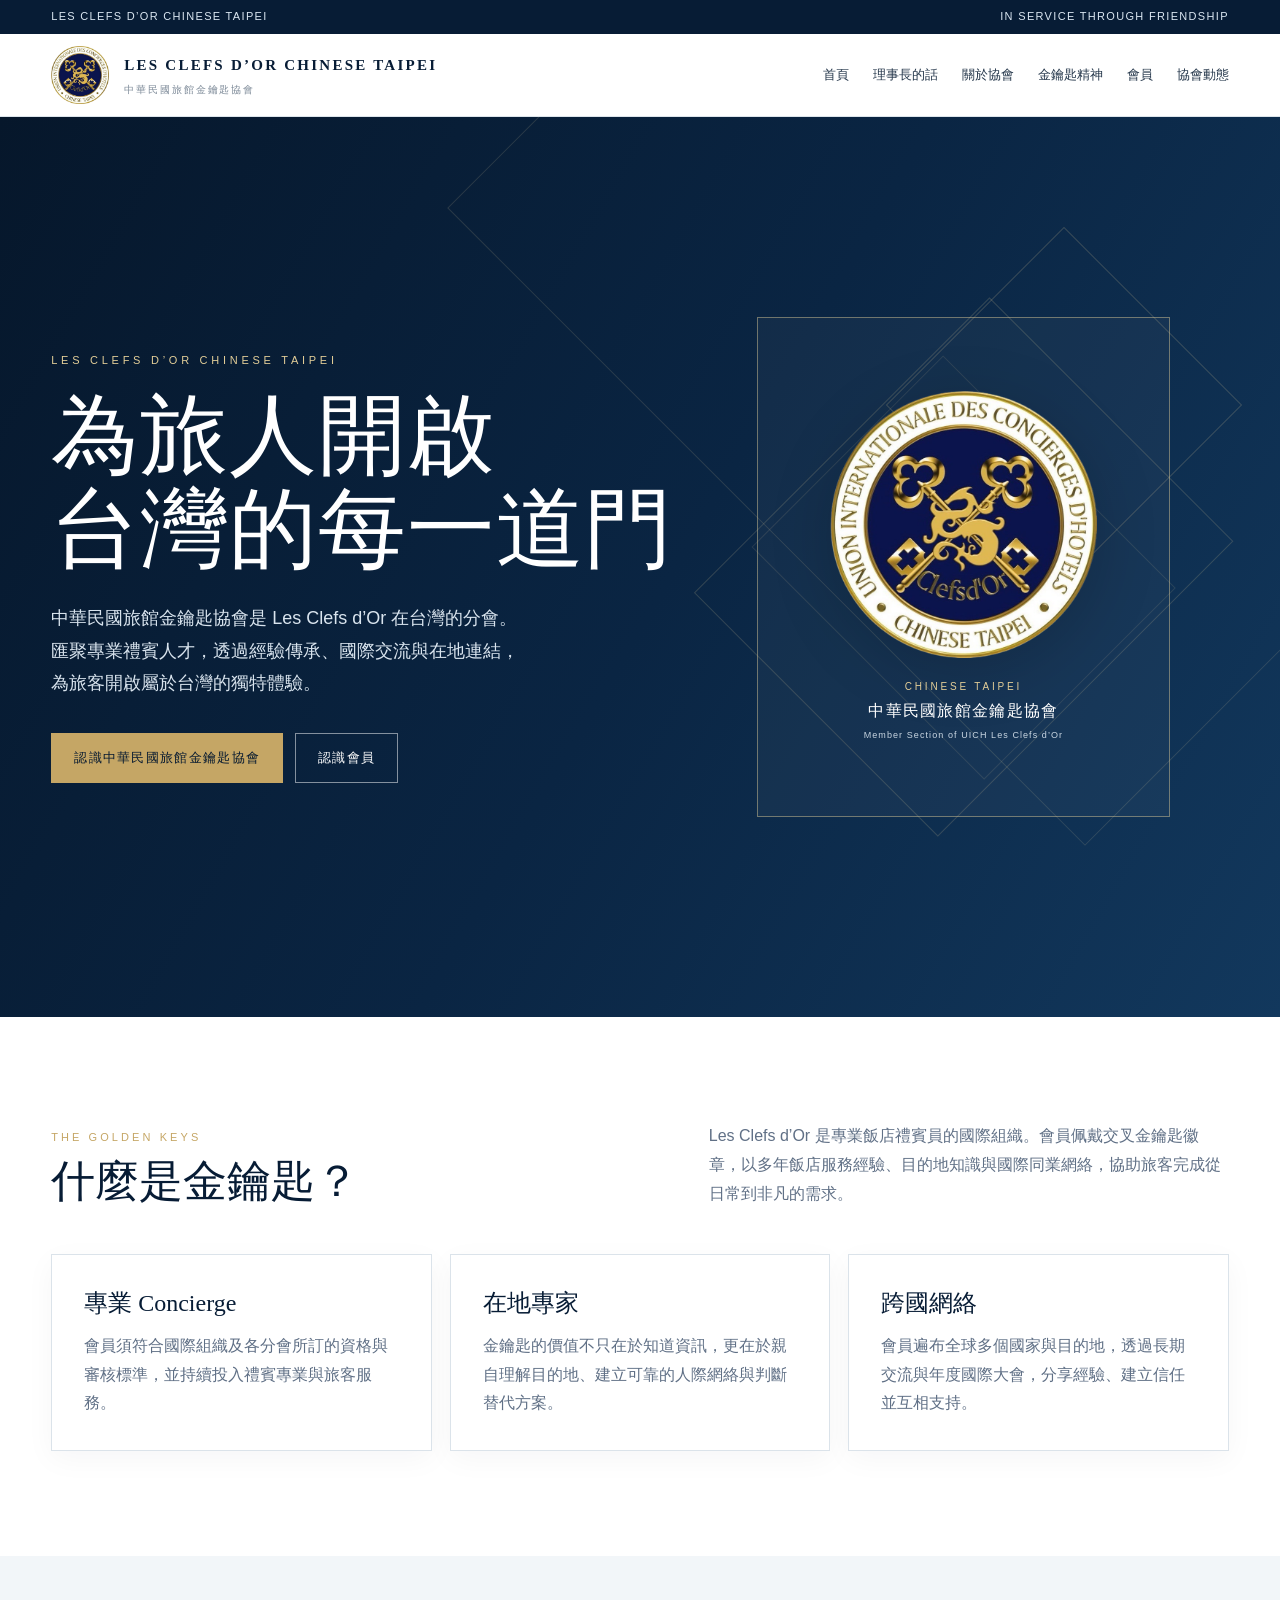
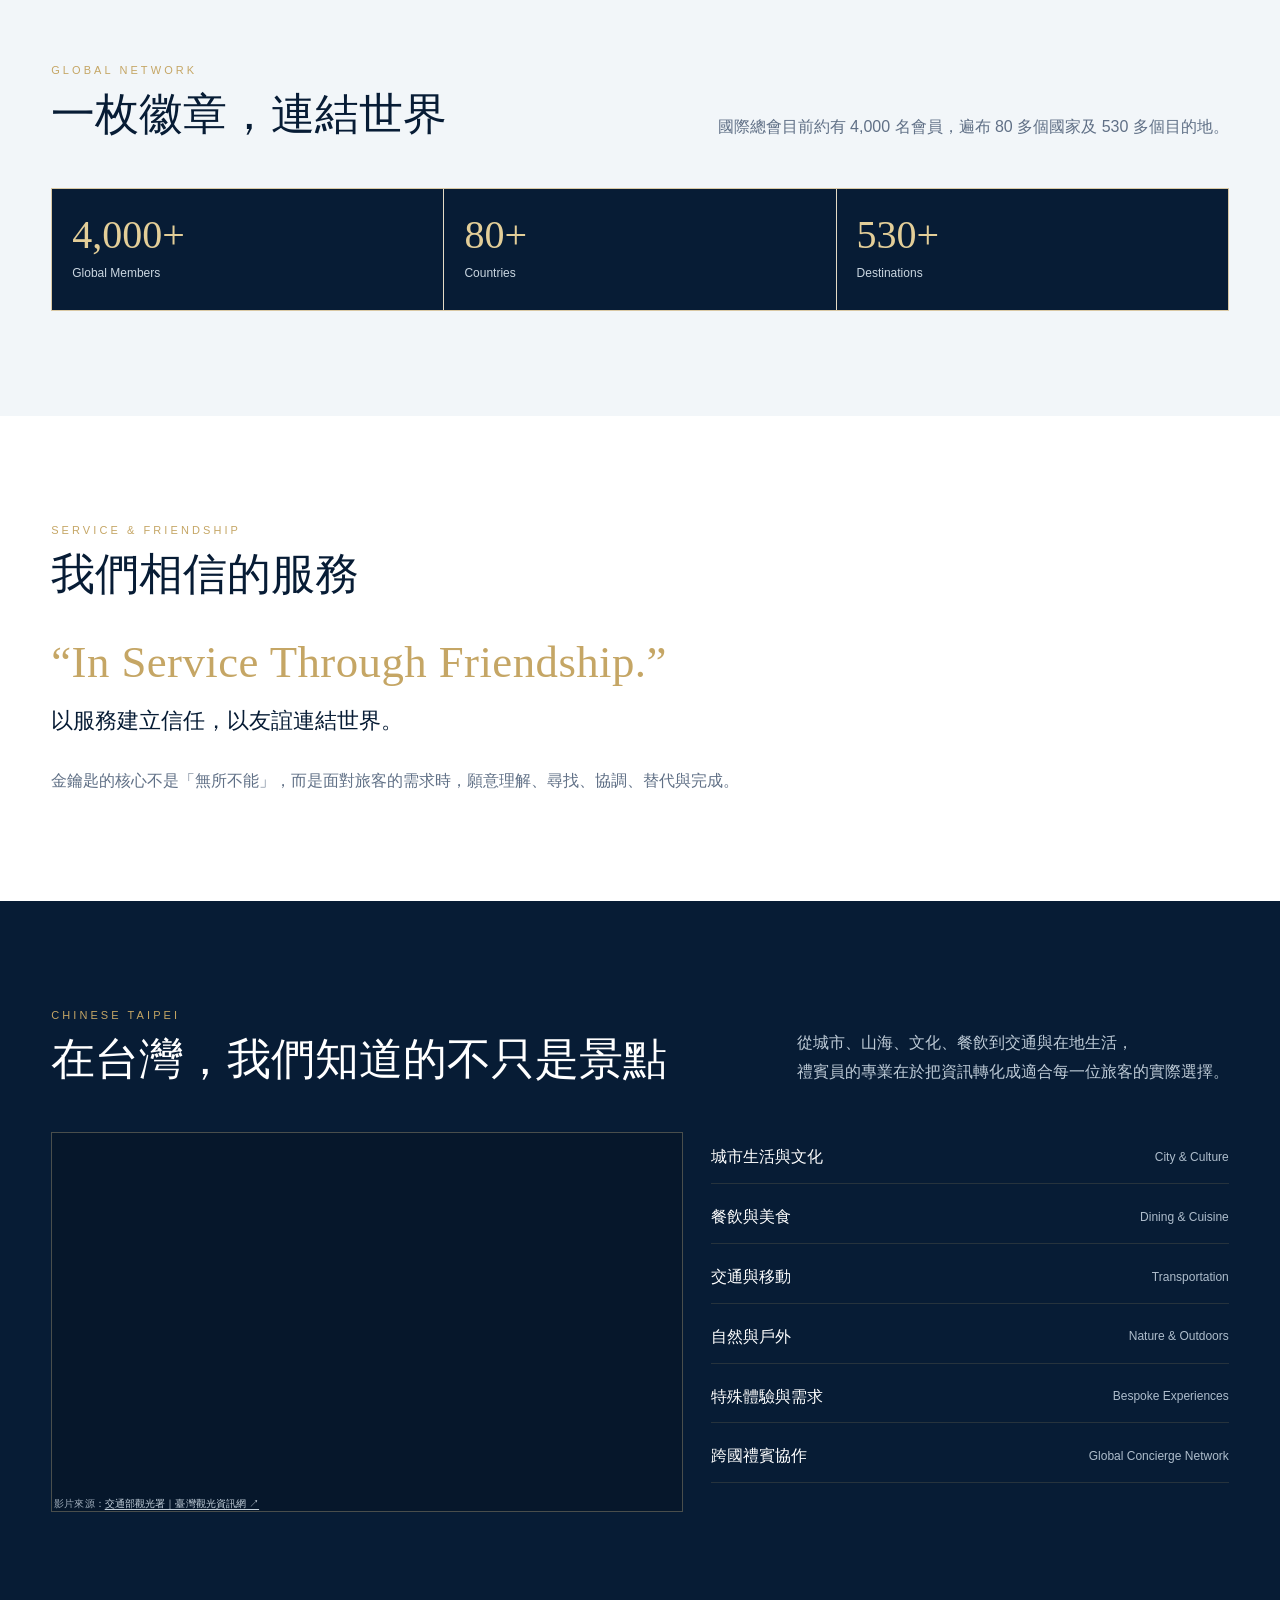
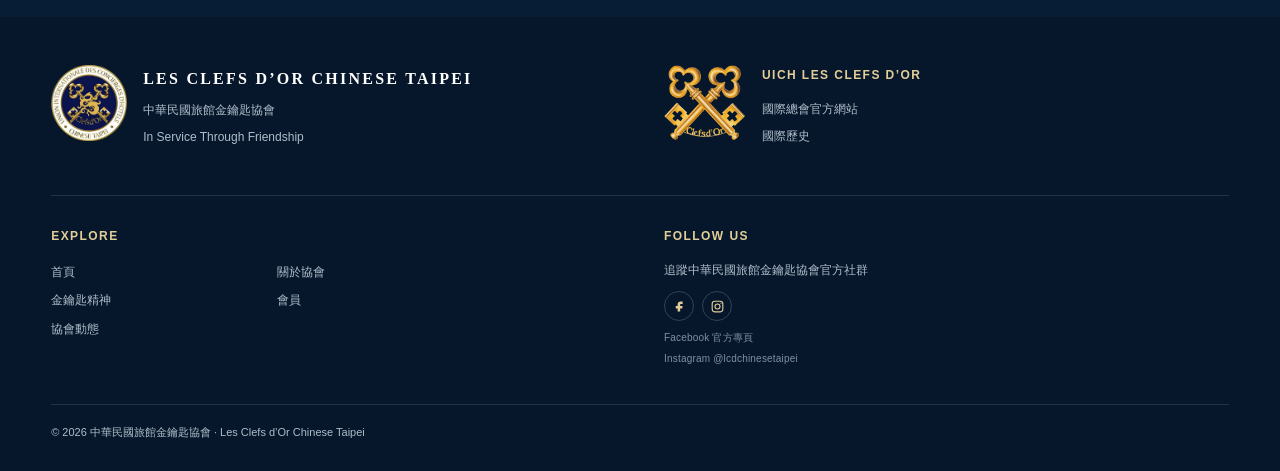
<file: index.html>
<!DOCTYPE html>

<html lang="zh-Hant">
<head>
<!-- Google tag (gtag.js) -->
<script async src="https://www.googletagmanager.com/gtag/js?id=G-ZFT1GD05RE"></script>
<script>
  window.dataLayer = window.dataLayer || [];
  function gtag(){dataLayer.push(arguments);}
  gtag('js', new Date());
  gtag('config', 'G-ZFT1GD05RE');
</script>
<meta charset="utf-8"/><meta content="origin" name="referrer"/><meta content="width=device-width,initial-scale=1" name="viewport"/><meta content="Les Clefs d’Or Chinese Taipei｜中華民國旅館金鑰匙協會官方網站。認識國際旅館金鑰匙、Chinese Taipei 分會、專業精神、會員與最新消息。" name="description"/><meta content="#071c35" name="theme-color"/><title>中華民國旅館金鑰匙協會｜Les Clefs d'Or Chinese Taipei</title><meta content="中華民國旅館金鑰匙協會｜Les Clefs d’Or Chinese Taipei" property="og:site_name"/><meta content="中華民國旅館金鑰匙協會｜Les Clefs d'Or Chinese Taipei" property="og:title"/><meta content="Les Clefs d’Or Chinese Taipei｜中華民國旅館金鑰匙協會官方網站。認識國際旅館金鑰匙、Chinese Taipei 分會、專業精神、會員與最新消息。" property="og:description"/><meta content="website" property="og:type"/><meta content="https://ct-les-clefs-dor.pages.dev/assets/lcd-tw-logo.png?v=20260925" property="og:image"/><meta content="中華民國旅館金鑰匙協會／Les Clefs d’Or Chinese Taipei" property="og:image:alt"/><meta content="https://ct-les-clefs-dor.pages.dev/" property="og:url"/><meta content="summary_large_image" name="twitter:card"/><link href="assets/site.css" rel="stylesheet"/><link href="assets/lcd-tw-logo.png" rel="icon" type="image/png"/></head>
<body>
<div class="topline"><div class="wrap"><span>LES CLEFS D’OR CHINESE TAIPEI</span><span>IN SERVICE THROUGH FRIENDSHIP</span></div></div>
<header><div class="wrap nav"><a class="brand" href="index.html"><img alt="中華民國旅館金鑰匙協會／Les Clefs d’Or Chinese Taipei" class="brand-logo" src="assets/lcd-tw-logo.png"/><span class="brand-text"><strong>LES CLEFS D’OR CHINESE TAIPEI</strong><span>中華民國旅館金鑰匙協會</span></span></a><nav><a href="index.html">首頁</a><a href="president.html">理事長的話</a><a href="about.html">關於協會</a><a href="spirit.html">金鑰匙精神</a><a href="members.html">會員</a><a href="news.html">協會動態</a></nav><button aria-label="開啟選單" class="menu">☰</button></div></header>
<main>
<section class="hero"><div class="wrap"><div class="reveal"><div class="kicker">LES CLEFS D’OR CHINESE TAIPEI</div><h1>為旅人開啟<br/>台灣的每一道門</h1><p class="lead">中華民國旅館金鑰匙協會是 Les Clefs d’Or 在台灣的分會。<br/>匯聚專業禮賓人才，透過經驗傳承、國際交流與在地連結，<br/>為旅客開啟屬於台灣的獨特體驗。</p><div class="actions"><a class="btn primary" href="about.html">認識中華民國旅館金鑰匙協會</a><a class="btn" href="members.html">認識會員</a></div></div><div class="hero-art reveal"><div class="hero-logo-panel"><img alt="中華民國旅館金鑰匙協會／Les Clefs d’Or Chinese Taipei" src="assets/lcd-tw-logo.png"/><div class="hero-logo-caption"><span>CHINESE TAIPEI</span><strong>中華民國旅館金鑰匙協會</strong><small>Member Section of UICH Les Clefs d’Or</small></div></div></div></div></section>
<section><div class="wrap"><div class="section-head reveal"><div><div class="eyebrow">THE GOLDEN KEYS</div><h2 class="title">什麼是金鑰匙？</h2></div><p>Les Clefs d’Or 是專業飯店禮賓員的國際組織。會員佩戴交叉金鑰匙徽章，以多年飯店服務經驗、目的地知識與國際同業網絡，協助旅客完成從日常到非凡的需求。</p></div><div class="grid3"><article class="card reveal"><h3>專業 Concierge</h3><p>會員須符合國際組織及各分會所訂的資格與審核標準，並持續投入禮賓專業與旅客服務。</p></article><article class="card reveal"><h3>在地專家</h3><p>金鑰匙的價值不只在於知道資訊，更在於親自理解目的地、建立可靠的人際網絡與判斷替代方案。</p></article><article class="card reveal"><h3>跨國網絡</h3><p>會員遍布全球多個國家與目的地，透過長期交流與年度國際大會，分享經驗、建立信任並互相支持。</p></article></div></div></section>
<section class="band"><div class="wrap"><div class="section-head reveal"><div><div class="eyebrow">GLOBAL NETWORK</div><h2 class="title">一枚徽章，連結世界</h2></div><p>國際總會目前約有 4,000 名會員，遍布 80 多個國家及 530 多個目的地。</p></div><div class="stat-row"><div class="stat"><strong>4,000+</strong><span>Global Members</span></div><div class="stat"><strong>80+</strong><span>Countries</span></div><div class="stat"><strong>530+</strong><span>Destinations</span></div></div></div></section>
<section class="service-friendship"><div class="wrap"><div class="section-head reveal"><div><div class="eyebrow">SERVICE &amp; FRIENDSHIP</div><h2 class="title">我們相信的服務</h2></div></div><div class="service-friendship-content reveal"><div class="friendship-quote">“In Service Through Friendship.”</div><p class="friendship-tagline">以服務建立信任，以友誼連結世界。</p><p class="friendship-core">金鑰匙的核心不是「無所不能」，而是面對旅客的需求時，願意理解、尋找、協調、替代與完成。</p></div></div></section>
<section class="band-navy"><div class="wrap"><div class="section-head reveal"><div><div class="eyebrow">CHINESE TAIPEI</div><h2 class="title">在台灣，我們知道的不只是景點</h2></div><p>從城市、山海、文化、餐飲到交通與在地生活，<br/>禮賓員的專業在於把資訊轉化成適合每一位旅客的實際選擇。</p></div><div class="dark-grid"><div class="network-map taiwan-video-wrap reveal"><iframe class="taiwan-video" data-src="https://www.youtube.com/embed/I7wSNYQ69dg?autoplay=1&amp;mute=1&amp;playsinline=1&amp;rel=0&amp;origin=https%3A%2F%2Flesclefsdortw.com&amp;widget_referrer=https%3A%2F%2Flesclefsdortw.com" title="Taiwan tourism video" loading="eager" referrerpolicy="origin" allow="autoplay; accelerometer; clipboard-write; encrypted-media; gyroscope; picture-in-picture; web-share" allowfullscreen></iframe><p class="video-source">影片來源：<a href="https://www.taiwan.net.tw/" rel="noopener noreferrer" target="_blank">交通部觀光署｜臺灣觀光資訊網 ↗</a></p></div><div class="reveal"><div class="network-list"><div class="network-item"><span>城市生活與文化</span><span>City &amp; Culture</span></div><div class="network-item"><span>餐飲與美食</span><span>Dining &amp; Cuisine</span></div><div class="network-item"><span>交通與移動</span><span>Transportation</span></div><div class="network-item"><span>自然與戶外</span><span>Nature &amp; Outdoors</span></div><div class="network-item"><span>特殊體驗與需求</span><span>Bespoke Experiences</span></div><div class="network-item"><span>跨國禮賓協作</span><span>Global Concierge Network</span></div></div></div></div></div></section>

</main>
<footer class="footer"><div class="wrap">
<div class="footer-identity">
<div class="footer-identity-block footer-taiwan">
<div class="footer-brand-row">
<div class="footer-lcd"><img alt="中華民國旅館金鑰匙協會／Les Clefs d’Or Chinese Taipei" src="assets/lcd-tw-logo.png"/></div>
<div>
<strong>LES CLEFS D’OR CHINESE TAIPEI</strong>
<p>中華民國旅館金鑰匙協會</p>
<p>In Service Through Friendship</p>
</div>
</div>
</div>
<div class="footer-identity-block footer-international">
<div class="footer-uich-row">
<div class="footer-uich"><img alt="UICH Les Clefs d’Or International" src="assets/uich-logo.png"/></div>
<div>
<h4>UICH LES CLEFS D’OR</h4>
<p><a href="https://www.lesclefsdor.org/" rel="noopener" target="_blank">國際總會官方網站</a></p>
<p><a href="https://www.lesclefsdor.org/about/history/" rel="noopener" target="_blank">國際歷史</a></p>
</div>
</div>
</div>
</div>
<div class="footer-services">
<div class="footer-service-block">
<h4>EXPLORE</h4>
<div class="footer-nav-grid">
<p><a href="index.html">首頁</a></p>
<p><a href="about.html">關於協會</a></p>
<p><a href="spirit.html">金鑰匙精神</a></p>
<p><a href="members.html">會員</a></p>
<p><a href="news.html">協會動態</a></p>


</div>
</div>
<div class="footer-service-block footer-social">
<h4>FOLLOW US</h4>
<p>追蹤中華民國旅館金鑰匙協會官方社群</p>
<div aria-label="官方社群連結" class="social-links">
<a aria-label="Facebook 官方專頁" class="social-icon" href="https://www.facebook.com/profile.php?id=100064441579381" rel="noopener noreferrer" target="_blank" title="Facebook 官方專頁">
<svg aria-hidden="true" viewbox="0 0 24 24"><path d="M14 8h3V4h-3c-3.3 0-5 2-5 5v2H6v4h3v5h4v-5h3.3l.7-4H13V9c0-.7.3-1 1-1z" fill="currentColor"></path></svg>
</a>
<a aria-label="Instagram 官方帳號" class="social-icon" href="https://www.instagram.com/lcdchinesetaipei/" rel="noopener noreferrer" target="_blank" title="Instagram 官方帳號">
<svg aria-hidden="true" fill="none" stroke="currentColor" stroke-width="1.8" viewbox="0 0 24 24"><rect height="17" rx="4" width="17" x="3.5" y="3.5"></rect><circle cx="12" cy="12" r="4"></circle><circle cx="17.5" cy="6.5" fill="currentColor" r="1" stroke="none"></circle></svg>
</a>
</div>
<p class="social-handle"><span>Facebook 官方專頁</span><span>Instagram @lcdchinesetaipei</span></p>
</div>
</div>
<div class="footer-bottom"><span>© 2026 中華民國旅館金鑰匙協會 · Les Clefs d’Or Chinese Taipei</span><span></span></div>
</div></footer>
<script src="assets/site.js"></script></body></html>
</file>
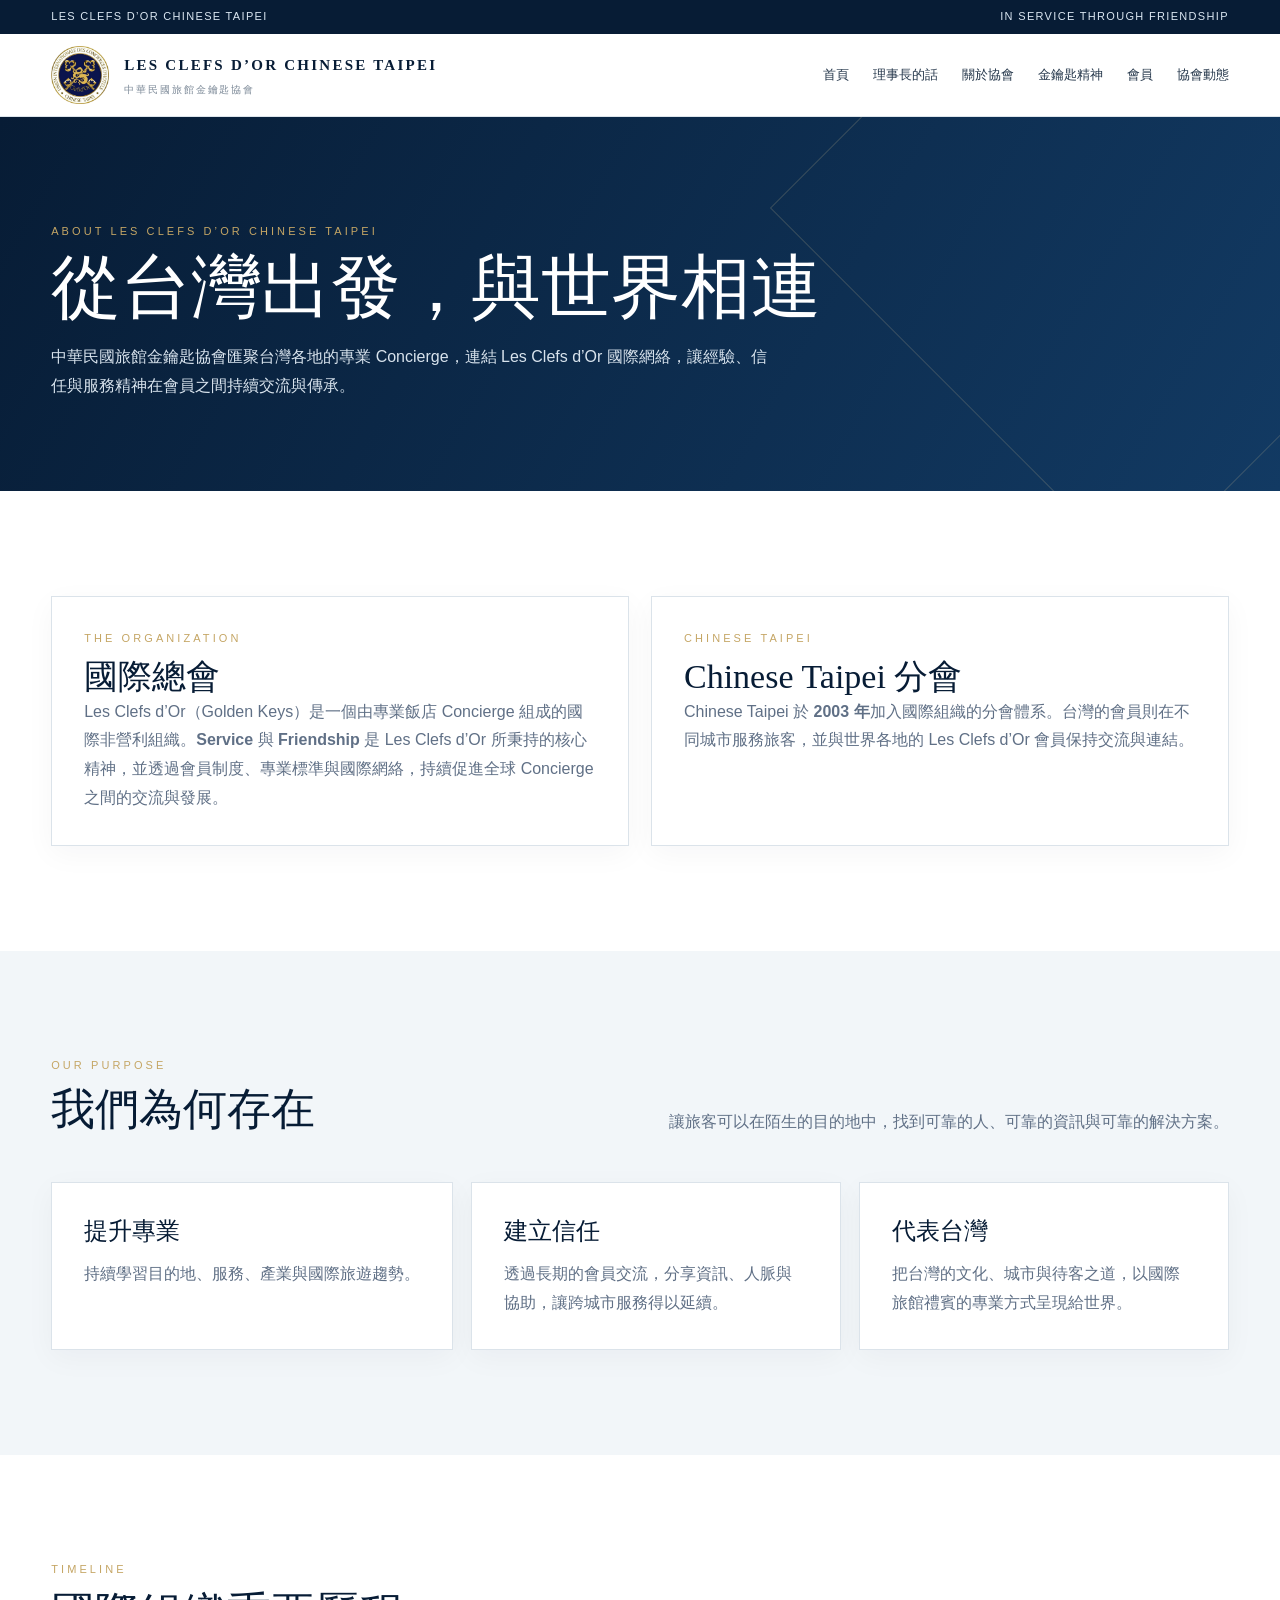
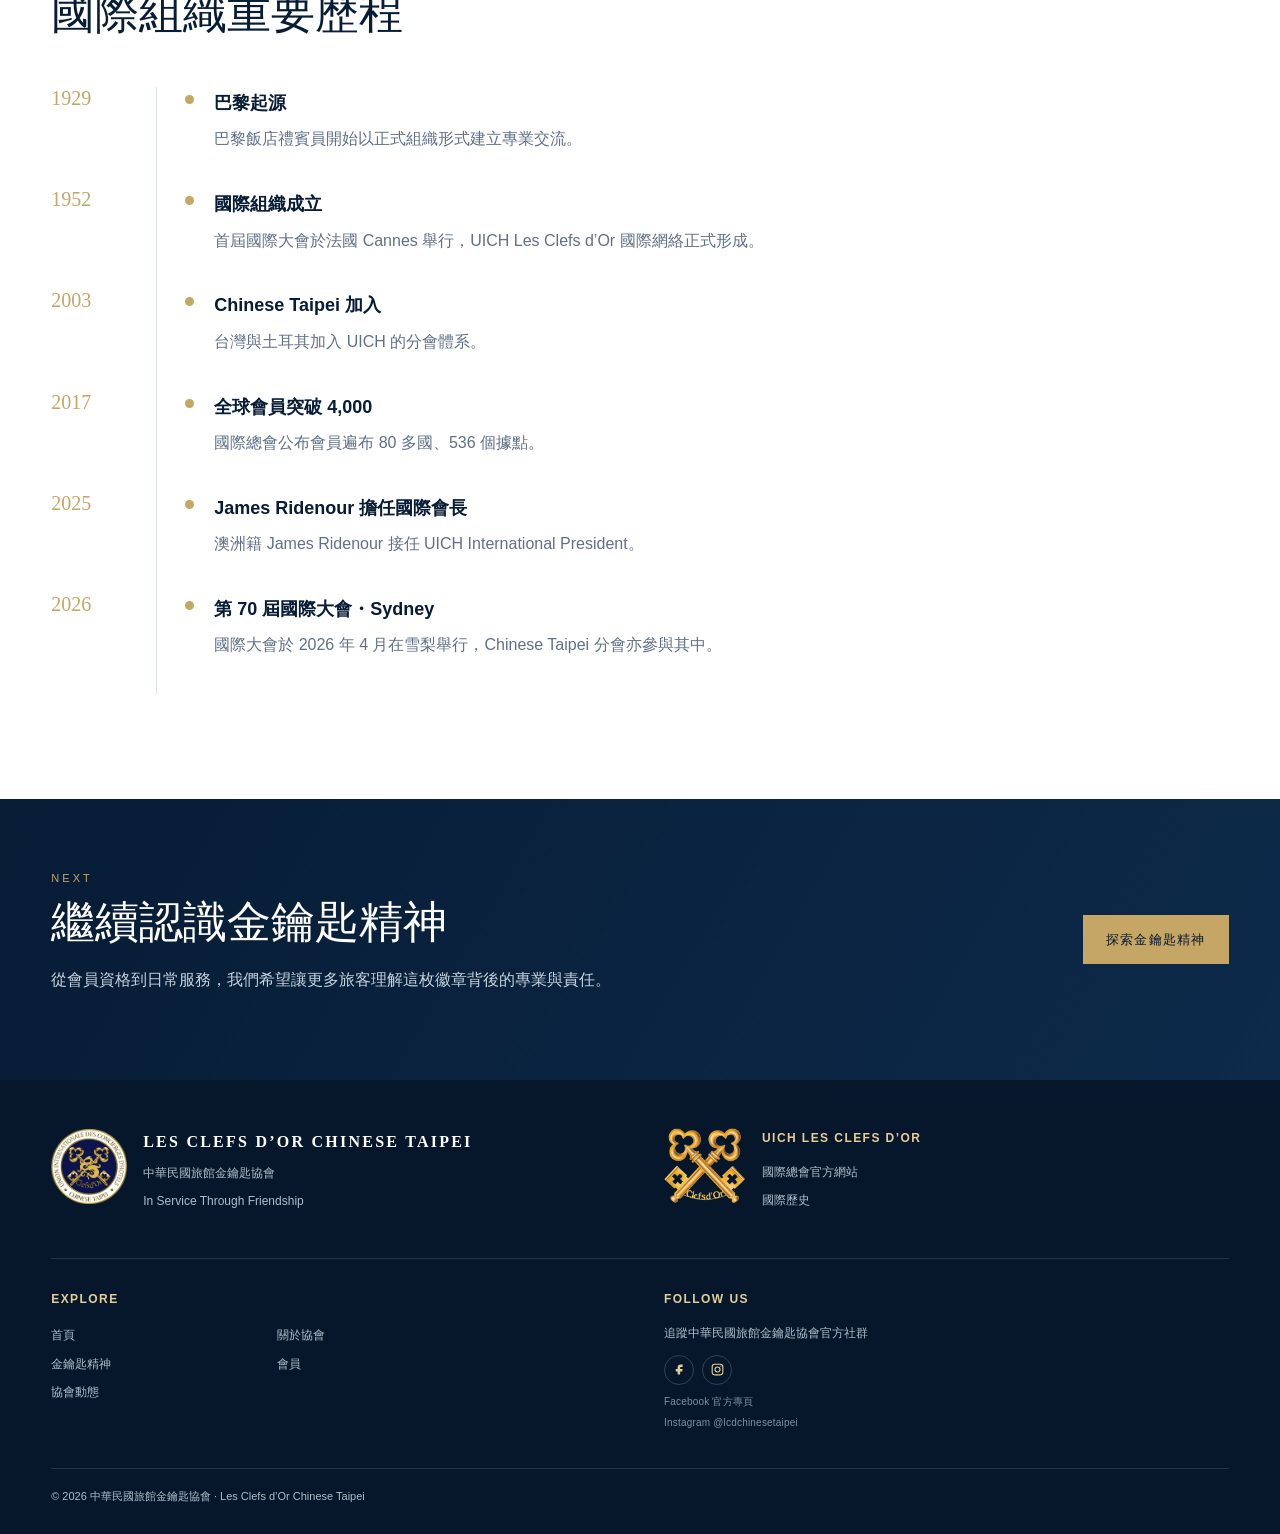
<file: about.html>
<!DOCTYPE html>

<html lang="zh-Hant"><head>
<!-- Google tag (gtag.js) -->
<script async src="https://www.googletagmanager.com/gtag/js?id=G-ZFT1GD05RE"></script>
<script>
  window.dataLayer = window.dataLayer || [];
  function gtag(){dataLayer.push(arguments);}
  gtag('js', new Date());
  gtag('config', 'G-ZFT1GD05RE');
</script>
<meta charset="utf-8"/><meta content="width=device-width,initial-scale=1" name="viewport"/><meta content="認識中華民國旅館金鑰匙協會及其國際連結、發展歷程與使命。" name="description"/><title>關於協會｜中華民國旅館金鑰匙協會｜Les Clefs d'Or Chinese Taipei</title><meta content="中華民國旅館金鑰匙協會｜Les Clefs d’Or Chinese Taipei" property="og:site_name"/><meta content="關於中華民國旅館金鑰匙協會｜Les Clefs d'Or Chinese Taipei" property="og:title"/><meta content="認識中華民國旅館金鑰匙協會及其國際連結、發展歷程與使命。" property="og:description"/><meta content="website" property="og:type"/><meta content="https://ct-les-clefs-dor.pages.dev/assets/lcd-tw-logo.png?v=20260925" property="og:image"/><meta content="中華民國旅館金鑰匙協會／Les Clefs d’Or Chinese Taipei" property="og:image:alt"/><meta content="https://ct-les-clefs-dor.pages.dev/about.html" property="og:url"/><meta content="summary_large_image" name="twitter:card"/><link href="assets/site.css" rel="stylesheet"/><link href="assets/lcd-tw-logo.png" rel="icon" type="image/png"/></head><body><div class="topline"><div class="wrap"><span>LES CLEFS D’OR CHINESE TAIPEI</span><span>IN SERVICE THROUGH FRIENDSHIP</span></div></div>
<header><div class="wrap nav"><a class="brand" href="index.html"><img alt="中華民國旅館金鑰匙協會／Les Clefs d’Or Chinese Taipei" class="brand-logo" src="assets/lcd-tw-logo.png"/><span class="brand-text"><strong>LES CLEFS D’OR CHINESE TAIPEI</strong><span>中華民國旅館金鑰匙協會</span></span></a><nav><a href="index.html">首頁</a><a href="president.html">理事長的話</a><a href="about.html">關於協會</a><a href="spirit.html">金鑰匙精神</a><a href="members.html">會員</a><a href="news.html">協會動態</a></nav><button aria-label="開啟選單" class="menu">☰</button></div></header><main><section class="page-hero"><div class="wrap"><div class="eyebrow">ABOUT LES CLEFS D’OR CHINESE TAIPEI</div><h1>從台灣出發，與世界相連</h1><p>中華民國旅館金鑰匙協會匯聚台灣各地的專業 Concierge，連結 Les Clefs d’Or 國際網絡，讓經驗、信任與服務精神在會員之間持續交流與傳承。</p></div></section><section><div class="wrap"><div class="grid2"><article class="card reveal"><div class="eyebrow">THE ORGANIZATION</div><h2 class="title" style="font-size:34px">國際總會</h2><p>Les Clefs d’Or（Golden Keys）是一個由專業飯店 Concierge 組成的國際非營利組織。<strong>Service</strong> 與 <strong>Friendship</strong> 是 Les Clefs d’Or 所秉持的核心精神，並透過會員制度、專業標準與國際網絡，持續促進全球 Concierge 之間的交流與發展。</p></article><article class="card reveal"><div class="eyebrow">CHINESE TAIPEI</div><h2 class="title" style="font-size:34px">Chinese Taipei 分會</h2><p>Chinese Taipei 於 <strong>2003 年</strong>加入國際組織的分會體系。台灣的會員則在不同城市服務旅客，並與世界各地的 Les Clefs d’Or 會員保持交流與連結。</p></article></div></div></section><section class="band"><div class="wrap"><div class="section-head purpose-head"><div><div class="eyebrow">OUR PURPOSE</div><h2 class="title">我們為何存在</h2></div><p>讓旅客可以在陌生的目的地中，找到可靠的人、可靠的資訊與可靠的解決方案。</p></div><div class="grid3 purpose-grid"><article class="card reveal purpose-card"><h3>提升專業</h3><p>持續學習目的地、服務、產業與國際旅遊趨勢。</p></article><article class="card reveal"><h3>建立信任</h3><p>透過長期的會員交流，分享資訊、人脈與協助，讓跨城市服務得以延續。</p></article><article class="card reveal"><h3>代表台灣</h3><p>把台灣的文化、城市與待客之道，以國際旅館禮賓的專業方式呈現給世界。</p></article></div></div></section><section><div class="wrap"><div class="section-head"><div><div class="eyebrow">TIMELINE</div><h2 class="title">國際組織重要歷程</h2></div></div><div class="timeline"><div class="tl reveal"><div class="tl-year">1929</div><div class="tl-content"><h3>巴黎起源</h3><p>巴黎飯店禮賓員開始以正式組織形式建立專業交流。</p></div></div><div class="tl reveal"><div class="tl-year">1952</div><div class="tl-content"><h3>國際組織成立</h3><p>首屆國際大會於法國 Cannes 舉行，UICH Les Clefs d’Or 國際網絡正式形成。</p></div></div><div class="tl reveal"><div class="tl-year">2003</div><div class="tl-content"><h3>Chinese Taipei 加入</h3><p>台灣與土耳其加入 UICH 的分會體系。</p></div></div><div class="tl reveal"><div class="tl-year">2017</div><div class="tl-content"><h3>全球會員突破 4,000</h3><p>國際總會公布會員遍布 80 多國、536 個據點。</p></div></div><div class="tl reveal"><div class="tl-year">2025</div><div class="tl-content"><h3>James Ridenour 擔任國際會長</h3><p>澳洲籍 James Ridenour 接任 UICH International President。</p></div></div><div class="tl reveal"><div class="tl-year">2026</div><div class="tl-content"><h3>第 70 屆國際大會・Sydney</h3><p>國際大會於 2026 年 4 月在雪梨舉行，Chinese Taipei 分會亦參與其中。</p></div></div></div></div></section><section class="cta"><div class="wrap"><div class="cta-box"><div><div class="eyebrow">NEXT</div><h2 class="title">繼續認識金鑰匙精神</h2><p>從會員資格到日常服務，我們希望讓更多旅客理解這枚徽章背後的專業與責任。</p></div><a class="btn primary" href="spirit.html">探索金鑰匙精神</a></div></div></section></main><footer class="footer"><div class="wrap">
<div class="footer-identity">
<div class="footer-identity-block footer-taiwan">
<div class="footer-brand-row">
<div class="footer-lcd"><img alt="中華民國旅館金鑰匙協會／Les Clefs d’Or Chinese Taipei" src="assets/lcd-tw-logo.png"/></div>
<div>
<strong>LES CLEFS D’OR CHINESE TAIPEI</strong>
<p>中華民國旅館金鑰匙協會</p>
<p>In Service Through Friendship</p>
</div>
</div>
</div>
<div class="footer-identity-block footer-international">
<div class="footer-uich-row">
<div class="footer-uich"><img alt="UICH Les Clefs d’Or International" src="assets/uich-logo.png"/></div>
<div>
<h4>UICH LES CLEFS D’OR</h4>
<p><a href="https://www.lesclefsdor.org/" rel="noopener" target="_blank">國際總會官方網站</a></p>
<p><a href="https://www.lesclefsdor.org/about/history/" rel="noopener" target="_blank">國際歷史</a></p>
</div>
</div>
</div>
</div>
<div class="footer-services">
<div class="footer-service-block">
<h4>EXPLORE</h4>
<div class="footer-nav-grid">
<p><a href="index.html">首頁</a></p>
<p><a href="about.html">關於協會</a></p>
<p><a href="spirit.html">金鑰匙精神</a></p>
<p><a href="members.html">會員</a></p>
<p><a href="news.html">協會動態</a></p>


</div>
</div>
<div class="footer-service-block footer-social">
<h4>FOLLOW US</h4>
<p>追蹤中華民國旅館金鑰匙協會官方社群</p>
<div aria-label="官方社群連結" class="social-links">
<a aria-label="Facebook 官方專頁" class="social-icon" href="https://www.facebook.com/profile.php?id=100064441579381" rel="noopener noreferrer" target="_blank" title="Facebook 官方專頁">
<svg aria-hidden="true" viewbox="0 0 24 24"><path d="M14 8h3V4h-3c-3.3 0-5 2-5 5v2H6v4h3v5h4v-5h3.3l.7-4H13V9c0-.7.3-1 1-1z" fill="currentColor"></path></svg>
</a>
<a aria-label="Instagram 官方帳號" class="social-icon" href="https://www.instagram.com/lcdchinesetaipei/" rel="noopener noreferrer" target="_blank" title="Instagram 官方帳號">
<svg aria-hidden="true" fill="none" stroke="currentColor" stroke-width="1.8" viewbox="0 0 24 24"><rect height="17" rx="4" width="17" x="3.5" y="3.5"></rect><circle cx="12" cy="12" r="4"></circle><circle cx="17.5" cy="6.5" fill="currentColor" r="1" stroke="none"></circle></svg>
</a>
</div>
<p class="social-handle"><span>Facebook 官方專頁</span><span>Instagram @lcdchinesetaipei</span></p>
</div>
</div>
<div class="footer-bottom"><span>© 2026 中華民國旅館金鑰匙協會 · Les Clefs d’Or Chinese Taipei</span><span></span></div>
</div></footer><script src="assets/site.js"></script></body></html>
</file>
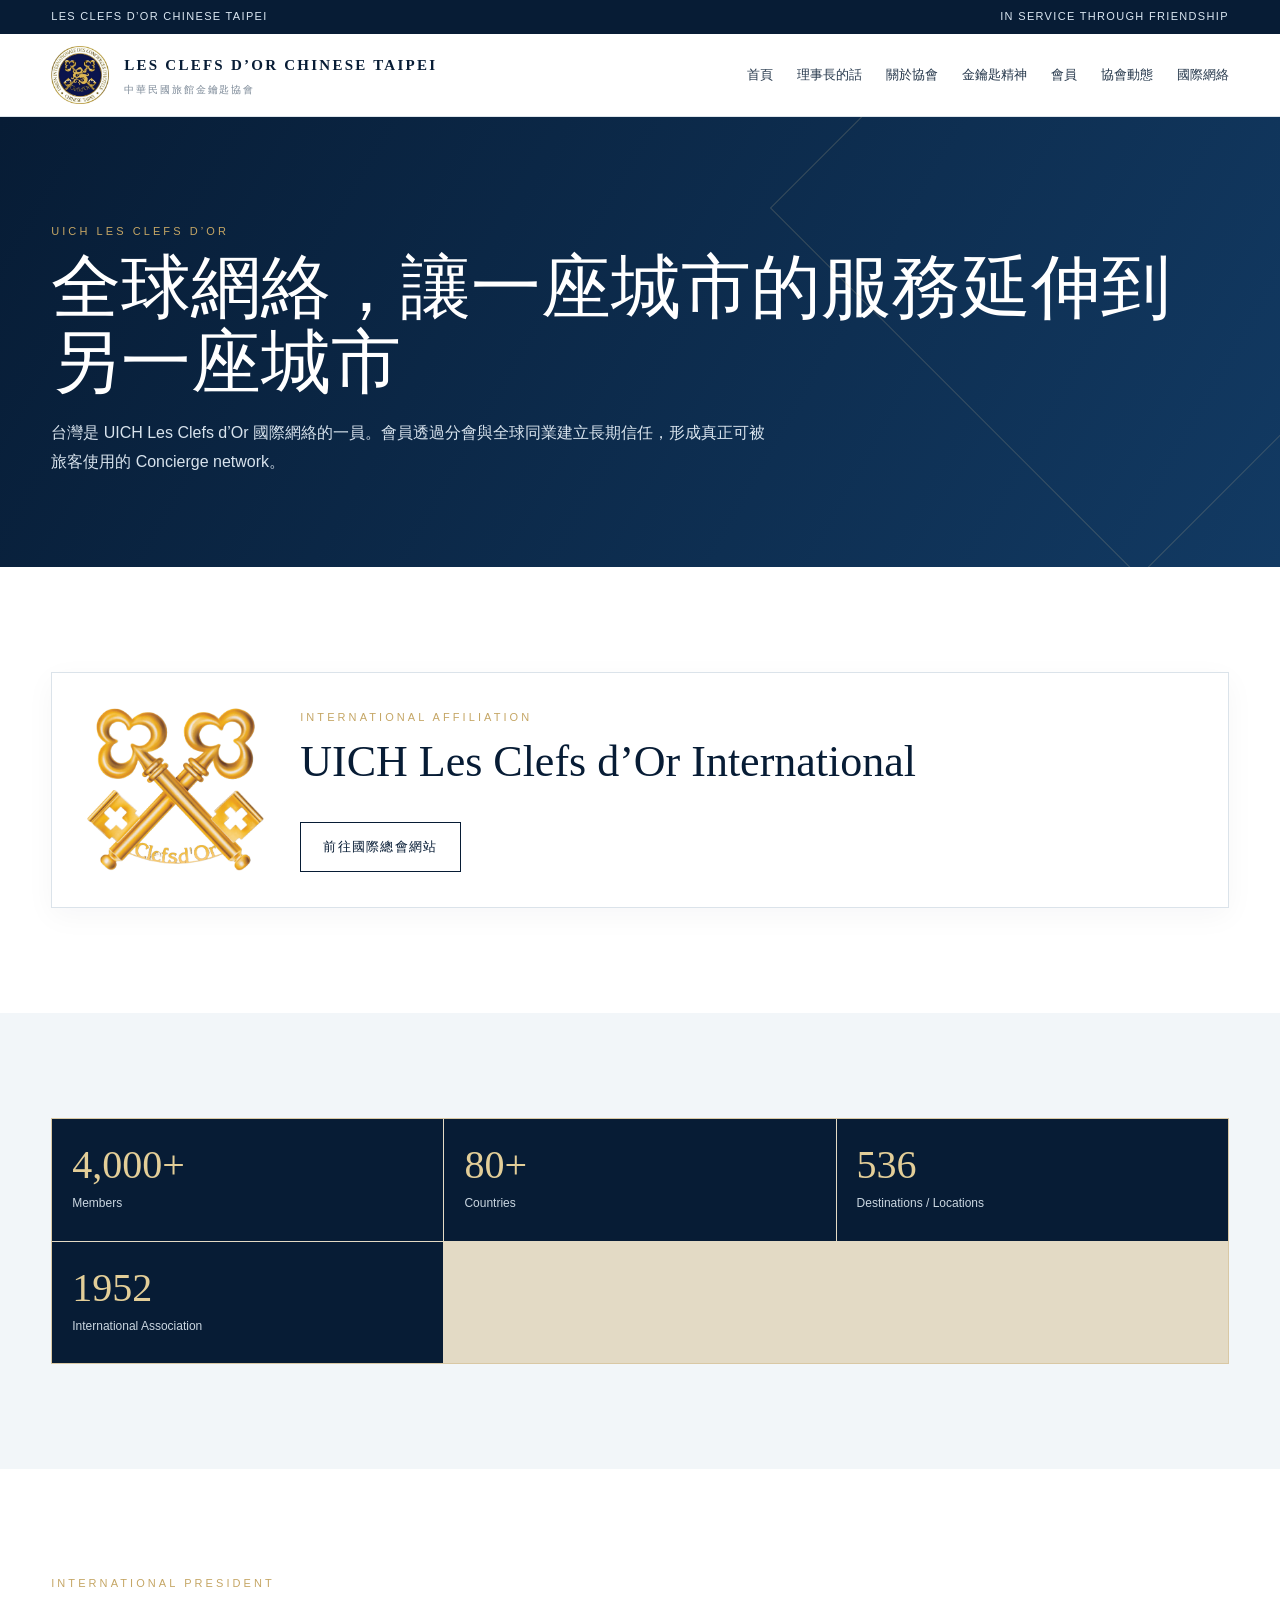
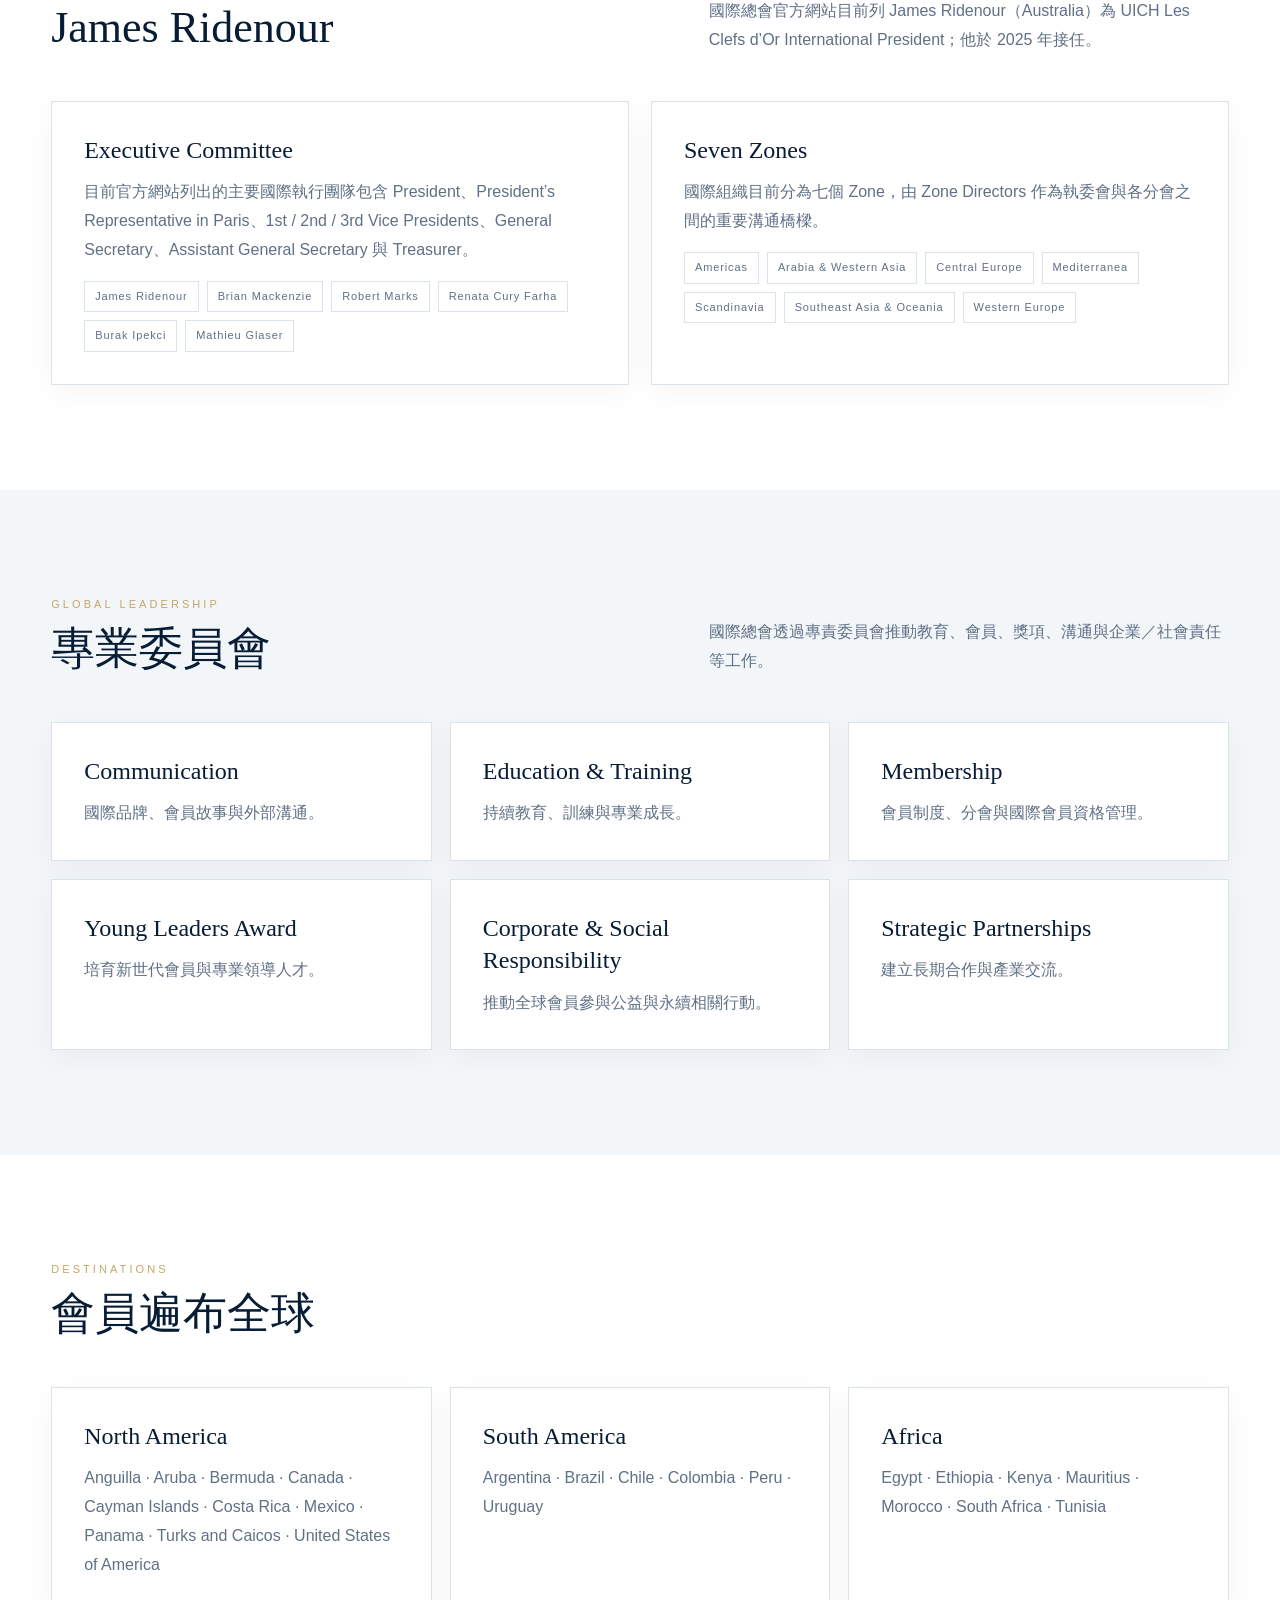
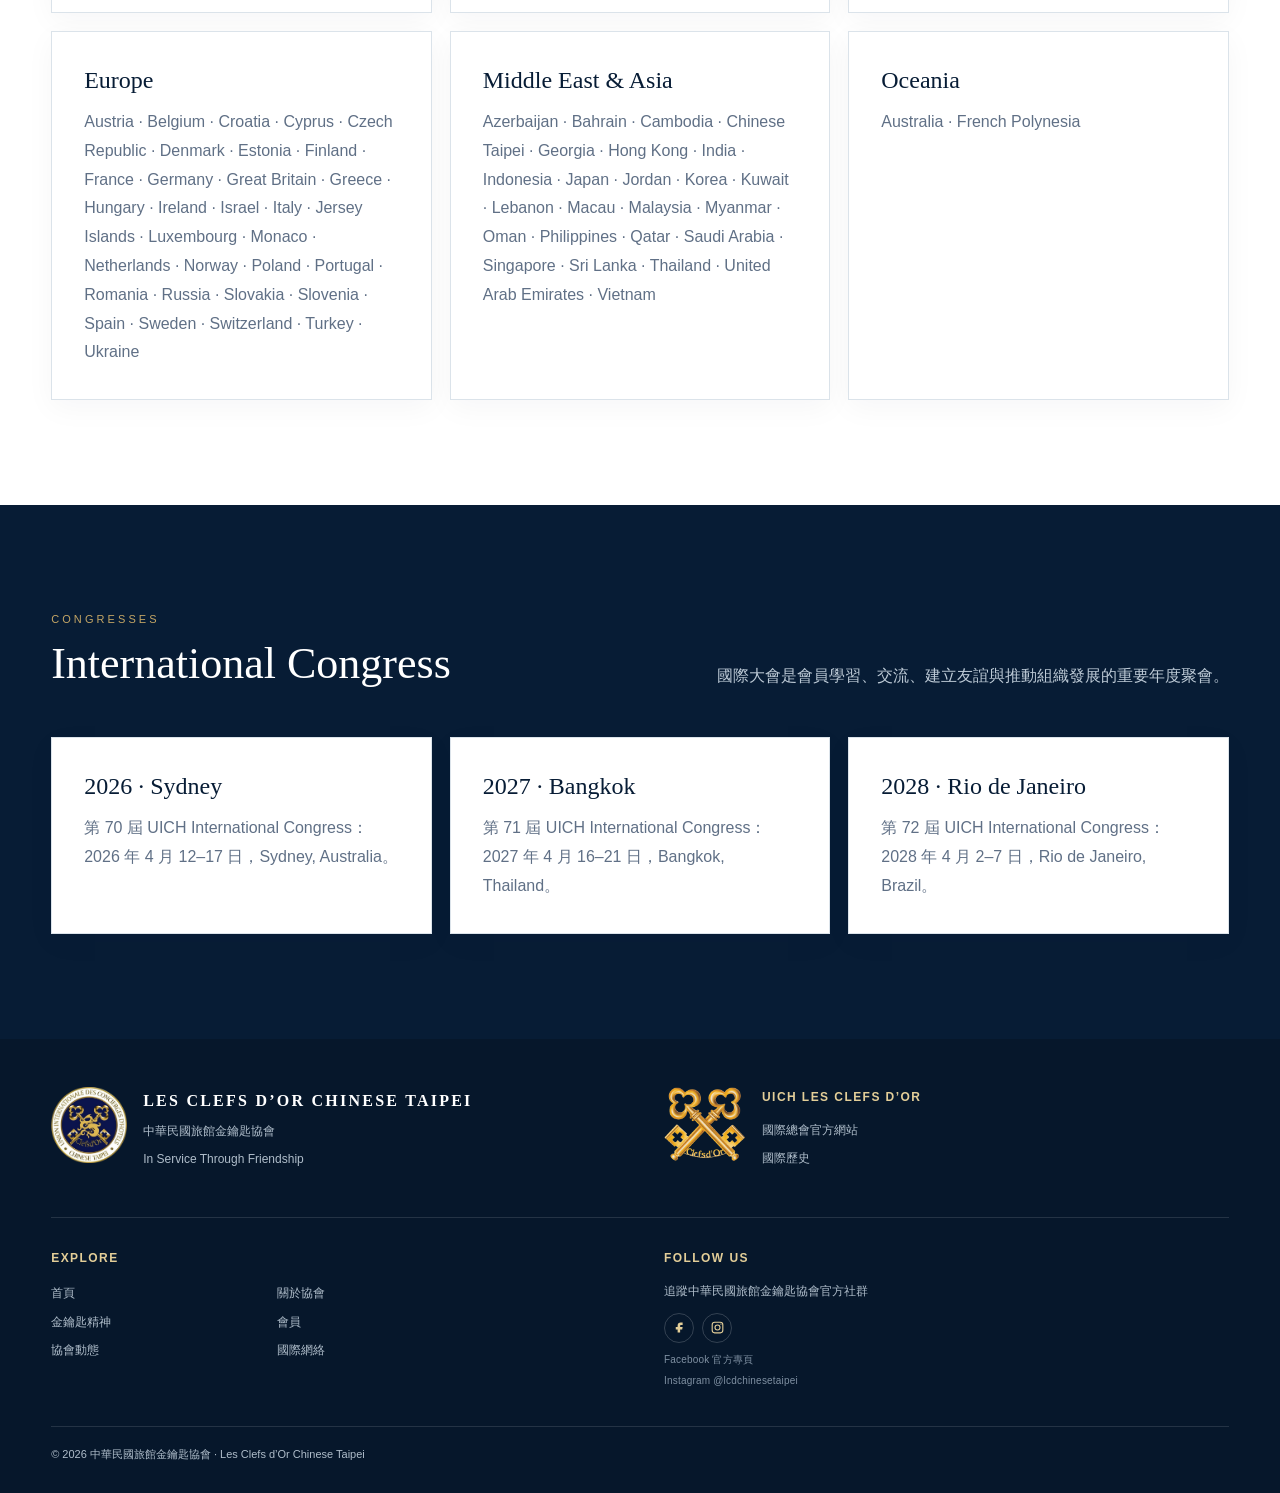
<file: international.html>
<!DOCTYPE html>

<html lang="zh-Hant"><head>
<!-- Google tag (gtag.js) -->
<script async src="https://www.googletagmanager.com/gtag/js?id=G-ZFT1GD05RE"></script>
<script>
  window.dataLayer = window.dataLayer || [];
  function gtag(){dataLayer.push(arguments);}
  gtag('js', new Date());
  gtag('config', 'G-ZFT1GD05RE');
</script>
<meta charset="utf-8"/><meta content="width=device-width,initial-scale=1" name="viewport"/><meta content="Les Clefs d'Or International 國際網絡與現任領導。" name="description"/><title>國際網絡｜Les Clefs d'Or Chinese Taipei</title><meta content="中華民國旅館金鑰匙協會｜Les Clefs d’Or Chinese Taipei" property="og:site_name"/><meta content="國際網絡｜Les Clefs d'Or Chinese Taipei" property="og:title"/><meta content="Les Clefs d'Or International 國際網絡與現任領導。" property="og:description"/><meta content="website" property="og:type"/><meta content="https://ct-les-clefs-dor.pages.dev/assets/lcd-tw-logo.png?v=20260925" property="og:image"/><meta content="中華民國旅館金鑰匙協會／Les Clefs d’Or Chinese Taipei" property="og:image:alt"/><meta content="https://ct-les-clefs-dor.pages.dev/international.html" property="og:url"/><meta content="summary_large_image" name="twitter:card"/><link href="assets/site.css" rel="stylesheet"/><link href="assets/lcd-tw-logo.png" rel="icon" type="image/png"/></head><body><div class="topline"><div class="wrap"><span>LES CLEFS D’OR CHINESE TAIPEI</span><span>IN SERVICE THROUGH FRIENDSHIP</span></div></div>
<header><div class="wrap nav"><a class="brand" href="index.html"><img alt="中華民國旅館金鑰匙協會／Les Clefs d’Or Chinese Taipei" class="brand-logo" src="assets/lcd-tw-logo.png"/><span class="brand-text"><strong>LES CLEFS D’OR CHINESE TAIPEI</strong><span>中華民國旅館金鑰匙協會</span></span></a><nav><a href="index.html">首頁</a><a href="president.html">理事長的話</a><a href="about.html">關於協會</a><a href="spirit.html">金鑰匙精神</a><a href="members.html">會員</a><a href="news.html">協會動態</a><a href="international.html">國際網絡</a></nav><button aria-label="開啟選單" class="menu">☰</button></div></header><main><section class="page-hero"><div class="wrap"><div class="eyebrow">UICH LES CLEFS D’OR</div><h1>全球網絡，讓一座城市的服務延伸到另一座城市</h1><p>台灣是 UICH Les Clefs d’Or 國際網絡的一員。會員透過分會與全球同業建立長期信任，形成真正可被旅客使用的 Concierge network。</p></div></section><section><div class="wrap"><div class="international-identity reveal"><div class="international-seal"><img alt="UICH Les Clefs d’Or International" src="assets/uich-logo.png"/></div><div><div class="eyebrow">INTERNATIONAL AFFILIATION</div><h2 class="title">UICH Les Clefs d’Or International</h2><p></p><a class="btn" href="https://www.lesclefsdor.org/" rel="noopener" target="_blank">前往國際總會網站</a></div></div></div></section><section class="band"><div class="wrap"><div class="stat-row"><div class="stat"><strong>4,000+</strong><span>Members</span></div><div class="stat"><strong>80+</strong><span>Countries</span></div><div class="stat"><strong>536</strong><span>Destinations / Locations</span></div><div class="stat"><strong>1952</strong><span>International Association</span></div></div></div></section><section><div class="wrap"><div class="section-head"><div><div class="eyebrow">INTERNATIONAL PRESIDENT</div><h2 class="title">James Ridenour</h2></div><p>國際總會官方網站目前列 James Ridenour（Australia）為 UICH Les Clefs d’Or International President；他於 2025 年接任。</p></div><div class="grid2"><article class="card reveal"><h3>Executive Committee</h3><p>目前官方網站列出的主要國際執行團隊包含 President、President’s Representative in Paris、1st / 2nd / 3rd Vice Presidents、General Secretary、Assistant General Secretary 與 Treasurer。</p><div class="tag-row"><span class="pill">James Ridenour</span><span class="pill">Brian Mackenzie</span><span class="pill">Robert Marks</span><span class="pill">Renata Cury Farha</span><span class="pill">Burak Ipekci</span><span class="pill">Mathieu Glaser</span></div></article><article class="card reveal"><h3>Seven Zones</h3><p>國際組織目前分為七個 Zone，由 Zone Directors 作為執委會與各分會之間的重要溝通橋樑。</p><div class="tag-row"><span class="pill">Americas</span><span class="pill">Arabia &amp; Western Asia</span><span class="pill">Central Europe</span><span class="pill">Mediterranea</span><span class="pill">Scandinavia</span><span class="pill">Southeast Asia &amp; Oceania</span><span class="pill">Western Europe</span></div></article></div></div></section><section class="band"><div class="wrap"><div class="section-head"><div><div class="eyebrow">GLOBAL LEADERSHIP</div><h2 class="title">專業委員會</h2></div><p>國際總會透過專責委員會推動教育、會員、獎項、溝通與企業／社會責任等工作。</p></div><div class="grid3"><article class="card reveal"><h3>Communication</h3><p>國際品牌、會員故事與外部溝通。</p></article><article class="card reveal"><h3>Education &amp; Training</h3><p>持續教育、訓練與專業成長。</p></article><article class="card reveal"><h3>Membership</h3><p>會員制度、分會與國際會員資格管理。</p></article><article class="card reveal"><h3>Young Leaders Award</h3><p>培育新世代會員與專業領導人才。</p></article><article class="card reveal"><h3>Corporate &amp; Social Responsibility</h3><p>推動全球會員參與公益與永續相關行動。</p></article><article class="card reveal"><h3>Strategic Partnerships</h3><p>建立長期合作與產業交流。</p></article></div></div></section><section><div class="wrap"><div class="section-head"><div><div class="eyebrow">DESTINATIONS</div><h2 class="title">會員遍布全球</h2></div></div><div class="grid3"><article class="card"><h3>North America</h3><p>Anguilla · Aruba · Bermuda · Canada · Cayman Islands · Costa Rica · Mexico · Panama · Turks and Caicos · United States of America</p></article><article class="card"><h3>South America</h3><p>Argentina · Brazil · Chile · Colombia · Peru · Uruguay</p></article><article class="card"><h3>Africa</h3><p>Egypt · Ethiopia · Kenya · Mauritius · Morocco · South Africa · Tunisia</p></article><article class="card"><h3>Europe</h3><p>Austria · Belgium · Croatia · Cyprus · Czech Republic · Denmark · Estonia · Finland · France · Germany · Great Britain · Greece · Hungary · Ireland · Israel · Italy · Jersey Islands · Luxembourg · Monaco · Netherlands · Norway · Poland · Portugal · Romania · Russia · Slovakia · Slovenia · Spain · Sweden · Switzerland · Turkey · Ukraine</p></article><article class="card"><h3>Middle East &amp; Asia</h3><p>Azerbaijan · Bahrain · Cambodia · Chinese Taipei · Georgia · Hong Kong · India · Indonesia · Japan · Jordan · Korea · Kuwait · Lebanon · Macau · Malaysia · Myanmar · Oman · Philippines · Qatar · Saudi Arabia · Singapore · Sri Lanka · Thailand · United Arab Emirates · Vietnam</p></article><article class="card"><h3>Oceania</h3><p>Australia · French Polynesia</p></article></div></div></section><section class="band-navy"><div class="wrap"><div class="section-head"><div><div class="eyebrow">CONGRESSES</div><h2 class="title">International Congress</h2></div><p>國際大會是會員學習、交流、建立友誼與推動組織發展的重要年度聚會。</p></div><div class="grid3"><article class="card reveal"><h3>2026 · Sydney</h3><p>第 70 屆 UICH International Congress：2026 年 4 月 12–17 日，Sydney, Australia。</p></article><article class="card reveal"><h3>2027 · Bangkok</h3><p>第 71 屆 UICH International Congress：2027 年 4 月 16–21 日，Bangkok, Thailand。</p></article><article class="card reveal"><h3>2028 · Rio de Janeiro</h3><p>第 72 屆 UICH International Congress：2028 年 4 月 2–7 日，Rio de Janeiro, Brazil。</p></article></div></div></section></main><footer class="footer"><div class="wrap">
<div class="footer-identity">
<div class="footer-identity-block footer-taiwan">
<div class="footer-brand-row">
<div class="footer-lcd"><img alt="中華民國旅館金鑰匙協會／Les Clefs d’Or Chinese Taipei" src="assets/lcd-tw-logo.png"/></div>
<div>
<strong>LES CLEFS D’OR CHINESE TAIPEI</strong>
<p>中華民國旅館金鑰匙協會</p>
<p>In Service Through Friendship</p>
</div>
</div>
</div>
<div class="footer-identity-block footer-international">
<div class="footer-uich-row">
<div class="footer-uich"><img alt="UICH Les Clefs d’Or International" src="assets/uich-logo.png"/></div>
<div>
<h4>UICH LES CLEFS D’OR</h4>
<p><a href="https://www.lesclefsdor.org/" rel="noopener" target="_blank">國際總會官方網站</a></p>
<p><a href="https://www.lesclefsdor.org/about/history/" rel="noopener" target="_blank">國際歷史</a></p>
</div>
</div>
</div>
</div>
<div class="footer-services">
<div class="footer-service-block">
<h4>EXPLORE</h4>
<div class="footer-nav-grid">
<p><a href="index.html">首頁</a></p>
<p><a href="about.html">關於協會</a></p>
<p><a href="spirit.html">金鑰匙精神</a></p>
<p><a href="members.html">會員</a></p>
<p><a href="news.html">協會動態</a></p>
<p><a href="international.html">國際網絡</a></p>
<p></p>
</div>
</div>
<div class="footer-service-block footer-social">
<h4>FOLLOW US</h4>
<p>追蹤中華民國旅館金鑰匙協會官方社群</p>
<div aria-label="官方社群連結" class="social-links">
<a aria-label="Facebook 官方專頁" class="social-icon" href="https://www.facebook.com/profile.php?id=100064441579381" rel="noopener noreferrer" target="_blank" title="Facebook 官方專頁">
<svg aria-hidden="true" viewbox="0 0 24 24"><path d="M14 8h3V4h-3c-3.3 0-5 2-5 5v2H6v4h3v5h4v-5h3.3l.7-4H13V9c0-.7.3-1 1-1z" fill="currentColor"></path></svg>
</a>
<a aria-label="Instagram 官方帳號" class="social-icon" href="https://www.instagram.com/lcdchinesetaipei/" rel="noopener noreferrer" target="_blank" title="Instagram 官方帳號">
<svg aria-hidden="true" fill="none" stroke="currentColor" stroke-width="1.8" viewbox="0 0 24 24"><rect height="17" rx="4" width="17" x="3.5" y="3.5"></rect><circle cx="12" cy="12" r="4"></circle><circle cx="17.5" cy="6.5" fill="currentColor" r="1" stroke="none"></circle></svg>
</a>
</div>
<p class="social-handle"><span>Facebook 官方專頁</span><span>Instagram @lcdchinesetaipei</span></p>
</div>
</div>
<div class="footer-bottom"><span>© 2026 中華民國旅館金鑰匙協會 · Les Clefs d’Or Chinese Taipei</span><span></span></div>
</div></footer><script src="assets/site.js"></script></body></html>
</file>
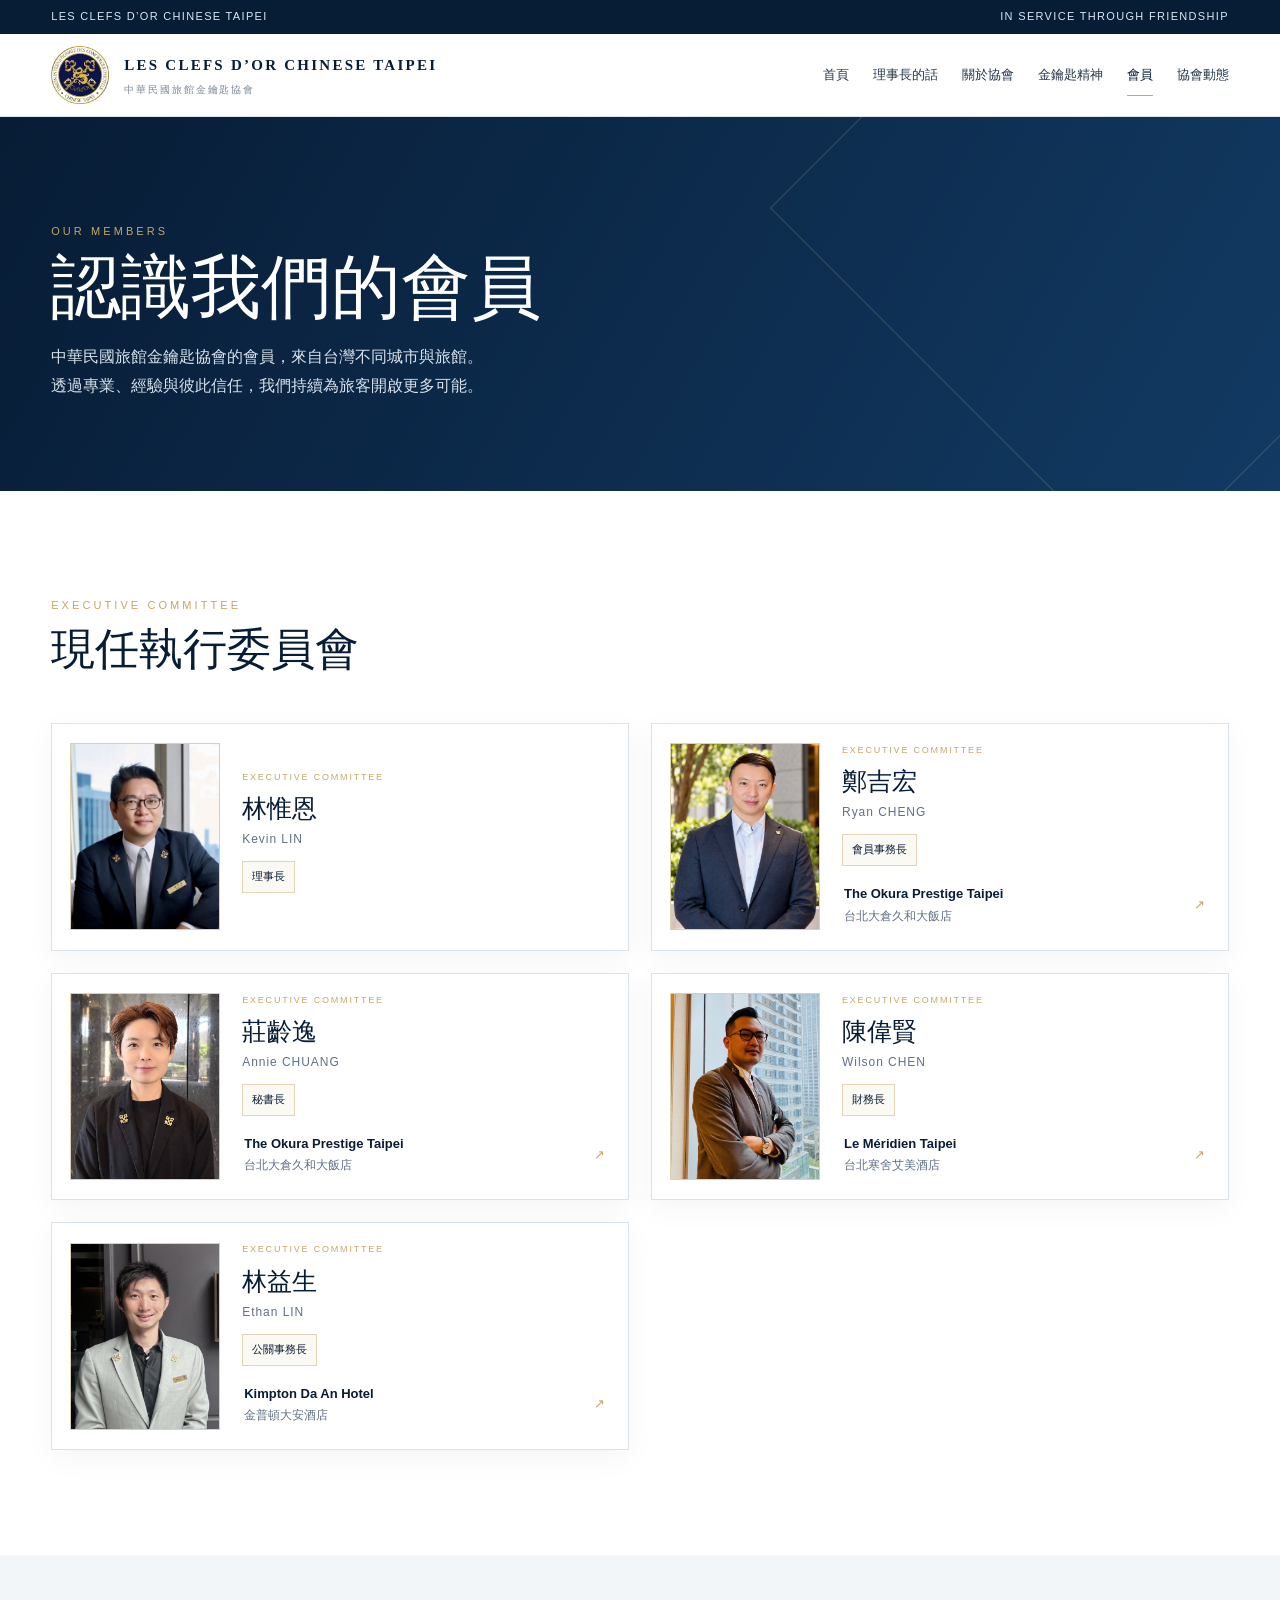
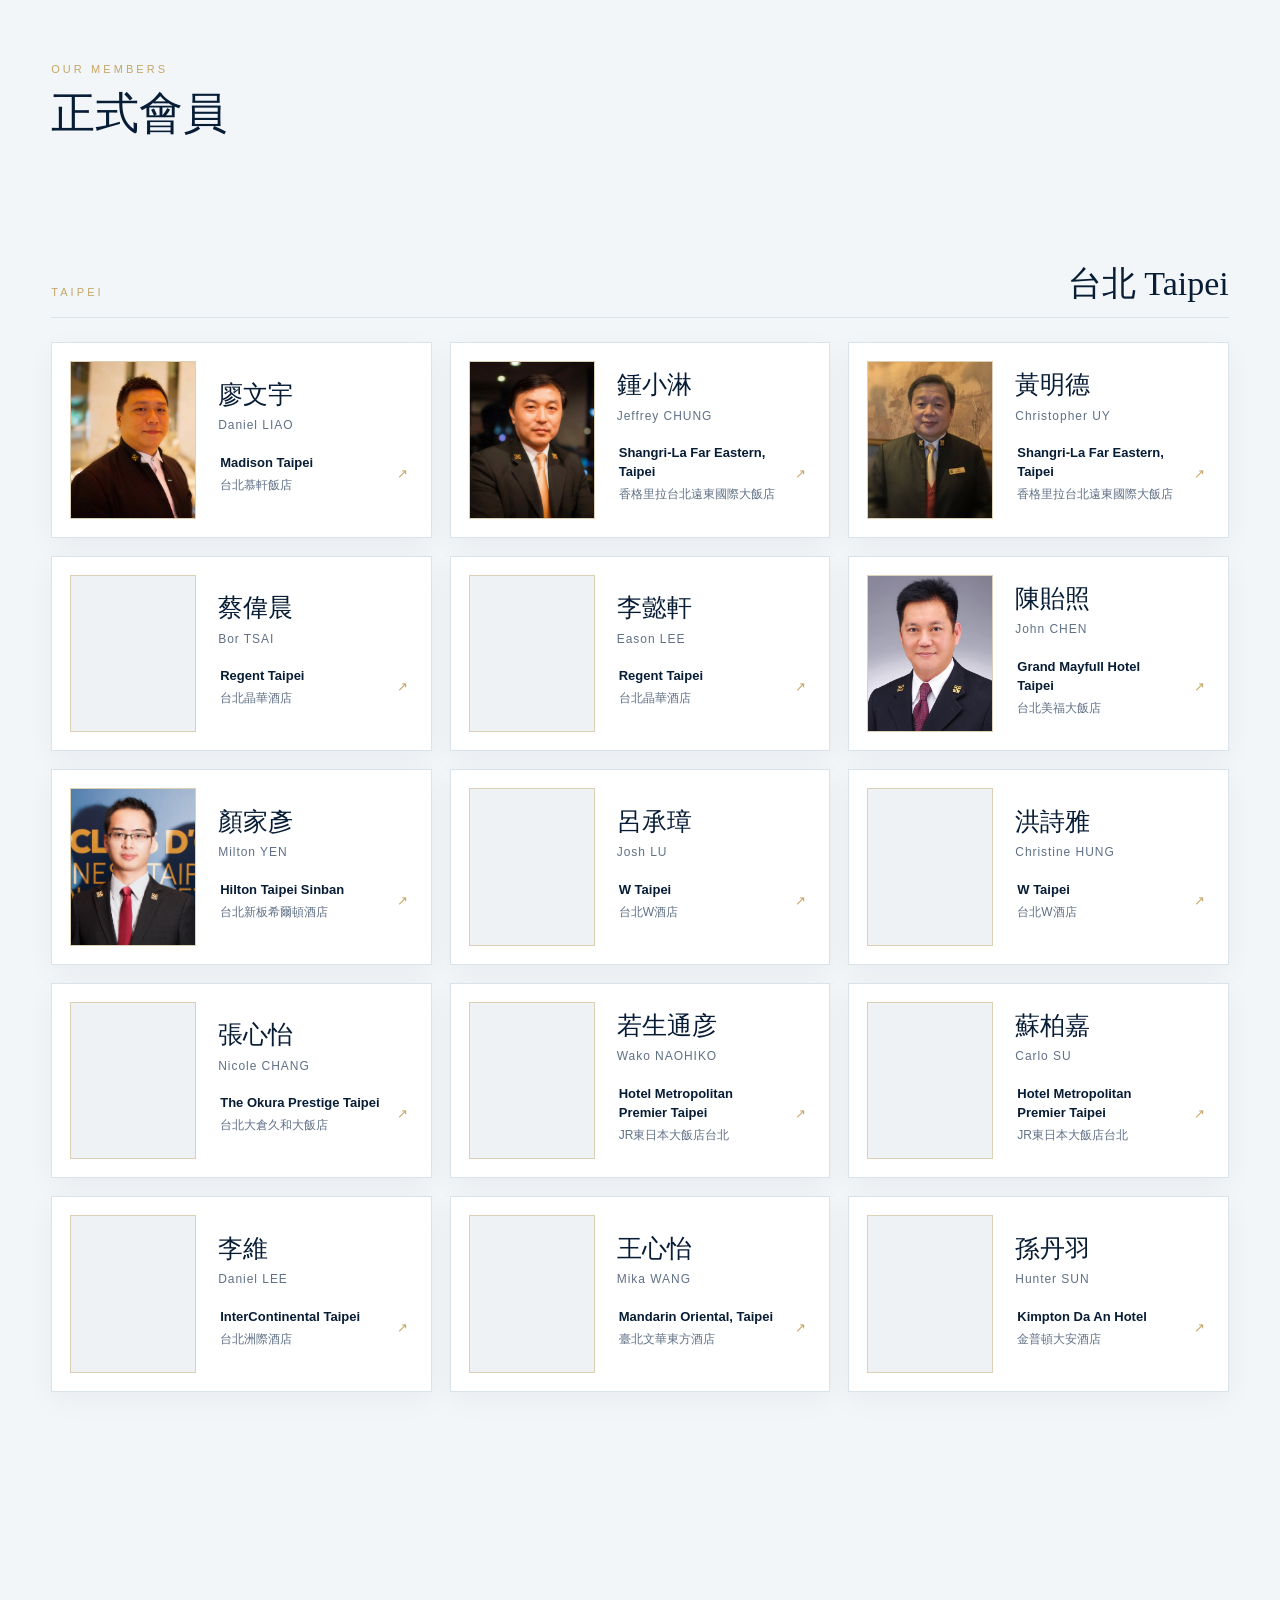
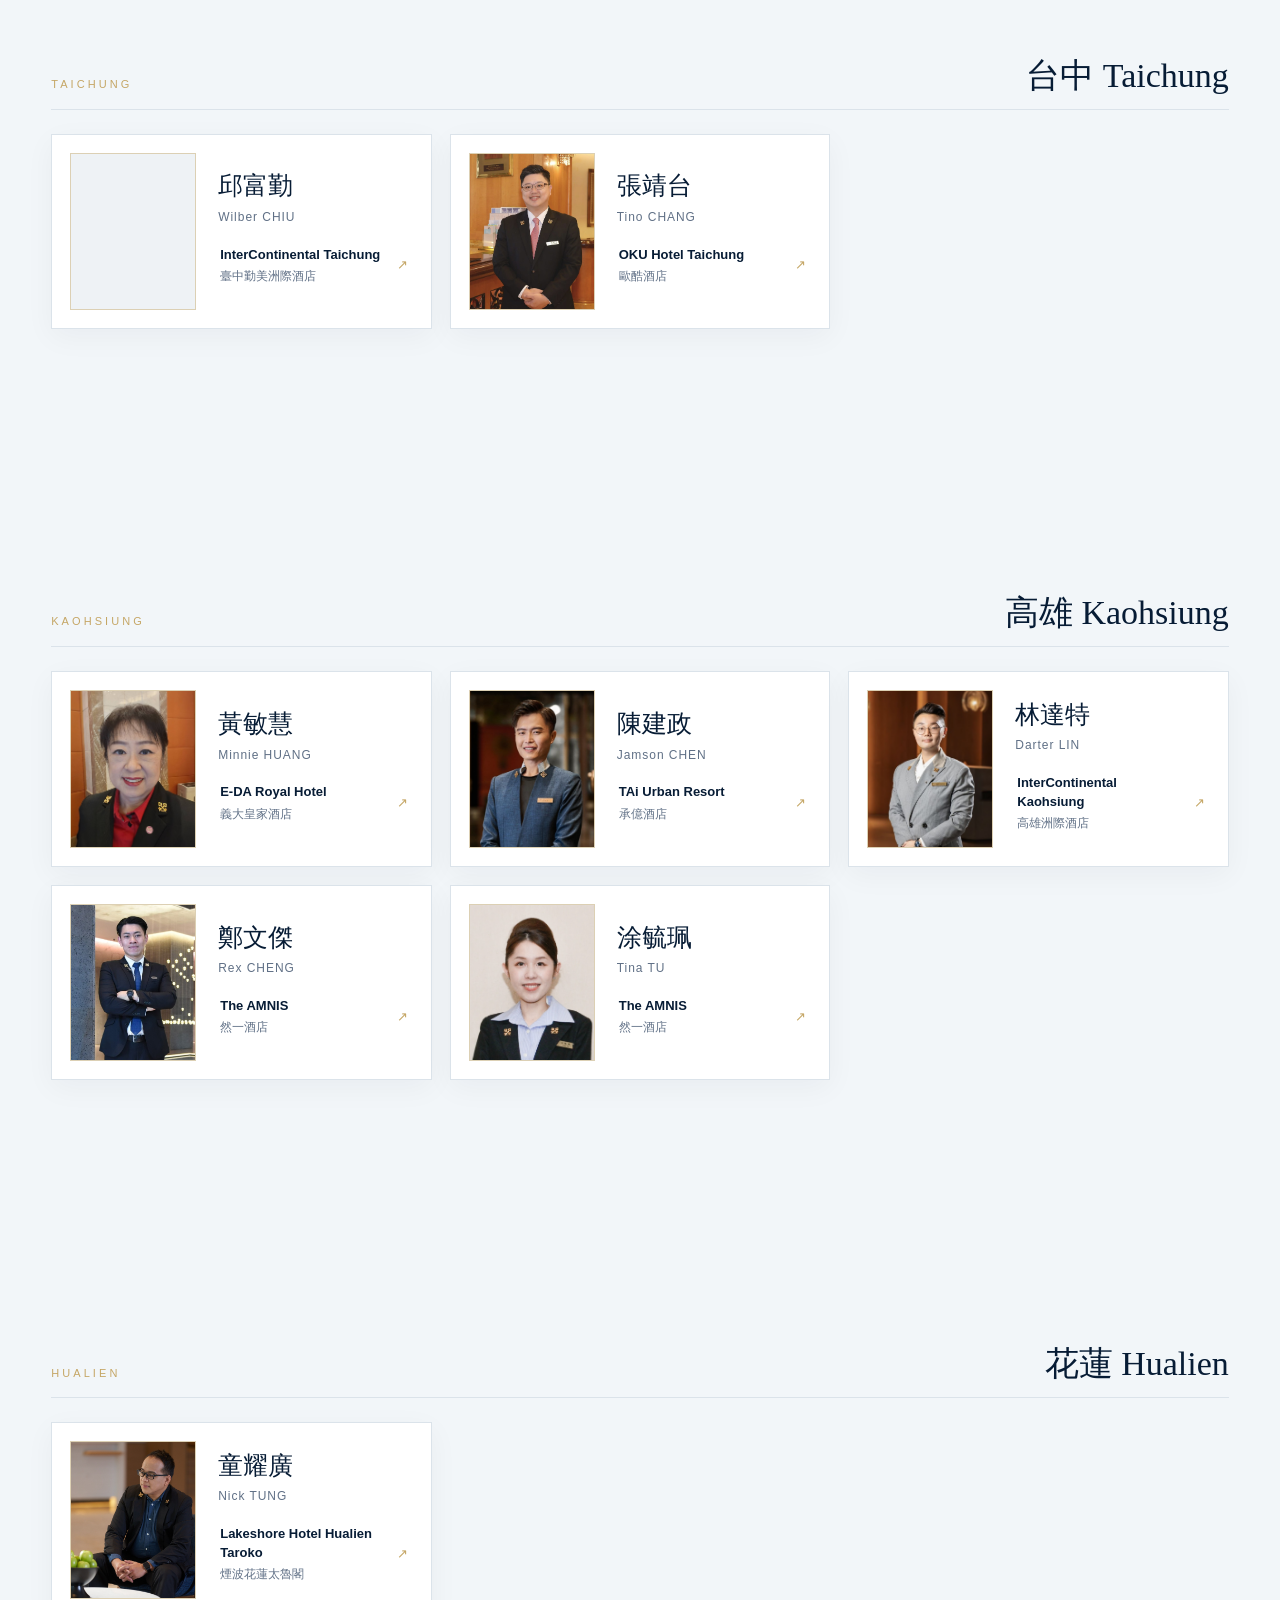
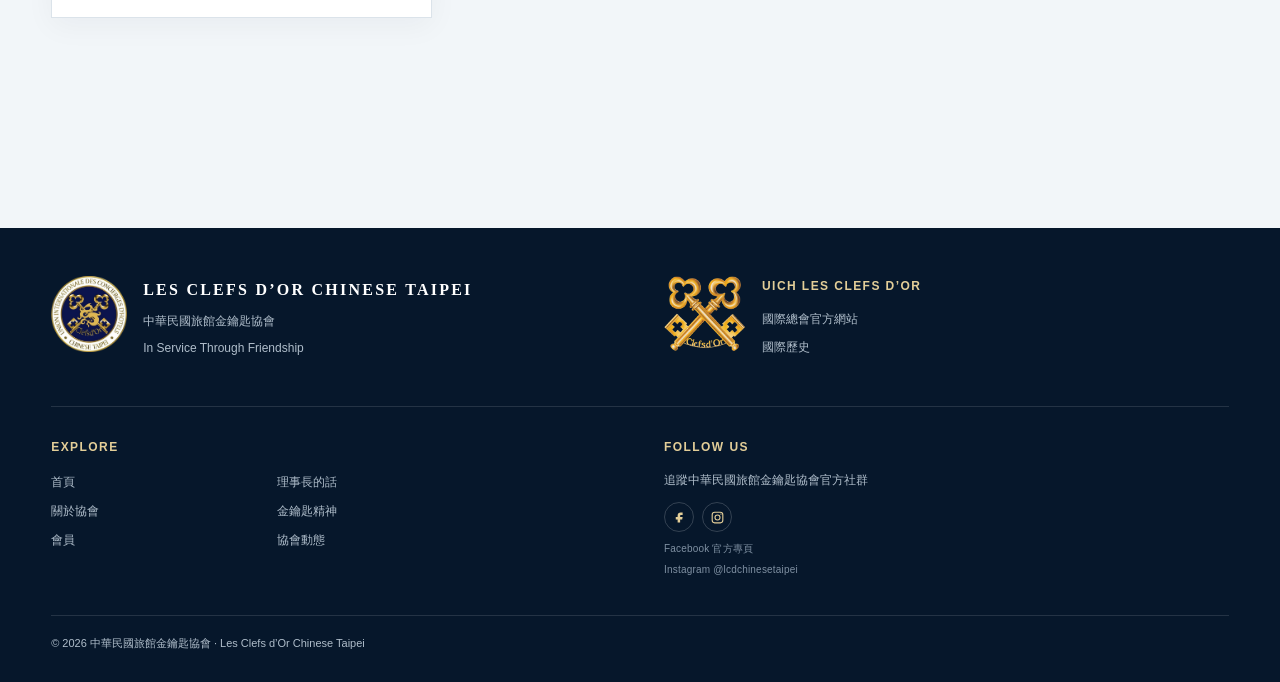
<file: members.html>
<!DOCTYPE html>

<html lang="zh-Hant"><head>
<!-- Google tag (gtag.js) -->
<script async src="https://www.googletagmanager.com/gtag/js?id=G-ZFT1GD05RE"></script>
<script>
  window.dataLayer = window.dataLayer || [];
  function gtag(){dataLayer.push(arguments);}
  gtag('js', new Date());
  gtag('config', 'G-ZFT1GD05RE');
</script>
<meta charset="utf-8"/><meta content="width=device-width,initial-scale=1" name="viewport"/><meta content="中華民國旅館金鑰匙協會會員名錄。認識現任執行委員會與協會會員。" name="description"/><title>會員｜中華民國旅館金鑰匙協會｜Les Clefs d’Or Chinese Taipei</title><meta content="中華民國旅館金鑰匙協會｜Les Clefs d’Or Chinese Taipei" property="og:site_name"/><meta content="會員｜中華民國旅館金鑰匙協會" property="og:title"/><meta content="認識中華民國旅館金鑰匙協會現任執行委員會與會員。" property="og:description"/><meta content="website" property="og:type"/><meta content="https://ct-les-clefs-dor.pages.dev/assets/lcd-tw-logo.png?v=20260925" property="og:image"/><meta content="中華民國旅館金鑰匙協會／Les Clefs d’Or Chinese Taipei" property="og:image:alt"/><meta content="https://ct-les-clefs-dor.pages.dev/members.html" property="og:url"/><meta content="summary_large_image" name="twitter:card"/><link href="assets/site.css" rel="stylesheet"/><link href="assets/lcd-tw-logo.png" rel="icon" type="image/png"/></head><body><div class="topline"><div class="wrap"><span>LES CLEFS D’OR CHINESE TAIPEI</span><span>IN SERVICE THROUGH FRIENDSHIP</span></div></div><header><div class="wrap nav"><a class="brand" href="index.html"><img alt="中華民國旅館金鑰匙協會／Les Clefs d’Or Chinese Taipei" class="brand-logo" src="assets/lcd-tw-logo.png"/><span class="brand-text"><strong>LES CLEFS D’OR CHINESE TAIPEI</strong><span>中華民國旅館金鑰匙協會</span></span></a><nav><a href="index.html">首頁</a><a href="president.html">理事長的話</a><a href="about.html">關於協會</a><a href="spirit.html">金鑰匙精神</a><a class="active" href="members.html">會員</a><a href="news.html">協會動態</a></nav><button aria-label="開啟選單" class="menu">☰</button></div></header><main>
<section class="page-hero">
<div class="wrap">
<div class="eyebrow">OUR MEMBERS</div>
<h1>認識我們的會員</h1>
<p>中華民國旅館金鑰匙協會的會員，來自台灣不同城市與旅館。<br/>透過專業、經驗與彼此信任，我們持續為旅客開啟更多可能。</p>
</div>
</section>
<section>
<div class="wrap">
<div class="section-head">
<div>
<div class="eyebrow">EXECUTIVE COMMITTEE</div>
<h2 class="title">現任執行委員會</h2>
</div>
</div>
<div class="directory-grid directory-grid-excom">
<article class="directory-card directory-card-excom reveal">
<div class="directory-photo">
<img alt="Kevin LIN portrait" class="member-photo" decoding="async" loading="lazy" src="assets/member-photos/Kevin-LIN.jpg"/>
</div>
<div class="directory-copy">
<div class="directory-kicker">EXECUTIVE COMMITTEE</div>
<h3>林惟恩</h3>
<p class="member-name-en">Kevin LIN</p>
<div class="member-role">理事長</div>

</div>
</article>
<article class="directory-card directory-card-excom reveal">
<div class="directory-photo">
<img alt="Ryan CHENG portrait" class="member-photo" decoding="async" loading="lazy" src="assets/member-photos/Ryan-Cheng-1.PNG"/>
</div>
<div class="directory-copy">
<div class="directory-kicker">EXECUTIVE COMMITTEE</div>
<h3>鄭吉宏</h3>
<p class="member-name-en">Ryan CHENG</p>
<div class="member-role">會員事務長</div>
<div class="member-hotel"><a aria-label="The Okura Prestige Taipei 官方網站" class="member-hotel-link" href="https://www.okurataipei.com.tw/" rel="noopener noreferrer" target="_blank">
<span class="hotel-en">The Okura Prestige Taipei</span>
<span class="hotel-zh">台北大倉久和大飯店</span>
<span aria-hidden="true" class="hotel-arrow">↗</span>
</a></div>
</div>
</article>
<article class="directory-card directory-card-excom reveal">
<div class="directory-photo">
<img alt="Annie CHUANG portrait" class="member-photo" decoding="async" loading="lazy" src="assets/member-photos/Annie-CHUANG.jpg"/>
</div>
<div class="directory-copy">
<div class="directory-kicker">EXECUTIVE COMMITTEE</div>
<h3>莊齡逸</h3>
<p class="member-name-en">Annie CHUANG</p>
<div class="member-role">秘書長</div>
<div class="member-hotel"><a aria-label="The Okura Prestige Taipei 官方網站" class="member-hotel-link" href="https://www.okurataipei.com.tw/" rel="noopener noreferrer" target="_blank">
<span class="hotel-en">The Okura Prestige Taipei</span>
<span class="hotel-zh">台北大倉久和大飯店</span>
<span aria-hidden="true" class="hotel-arrow">↗</span>
</a></div>
</div>
</article>
<article class="directory-card directory-card-excom reveal">
<div class="directory-photo">
<img alt="Wilson CHEN portrait" class="member-photo" decoding="async" loading="lazy" src="assets/member-photos/Wilson-CHEN.jpeg"/>
</div>
<div class="directory-copy">
<div class="directory-kicker">EXECUTIVE COMMITTEE</div>
<h3>陳偉賢</h3>
<p class="member-name-en">Wilson CHEN</p>
<div class="member-role">財務長</div>
<div class="member-hotel"><a aria-label="Le Méridien Taipei 官方網站" class="member-hotel-link" href="https://www.marriott.com/zh-hk/hotels/tpedm-le-meridien-taipei/overview/" rel="noopener noreferrer" target="_blank">
<span class="hotel-en">Le Méridien Taipei</span>
<span class="hotel-zh">台北寒舍艾美酒店</span>
<span aria-hidden="true" class="hotel-arrow">↗</span>
</a></div>
</div>
</article>
<article class="directory-card directory-card-excom reveal">
<div class="directory-photo">
<img alt="Ethan LIN portrait" class="member-photo" decoding="async" loading="lazy" src="assets/member-photos/Ethan-LIN.jpeg"/>
</div>
<div class="directory-copy">
<div class="directory-kicker">EXECUTIVE COMMITTEE</div>
<h3>林益生</h3>
<p class="member-name-en">Ethan LIN</p>
<div class="member-role">公關事務長</div>
<div class="member-hotel"><a aria-label="Kimpton Da An Hotel 官方網站" class="member-hotel-link" href="https://www.ihg.com/kimptonhotels/hotels/tw/zh/da-an-hotel-taipei/tpekm/hoteldetail" rel="noopener noreferrer" target="_blank">
<span class="hotel-en">Kimpton Da An Hotel</span>
<span class="hotel-zh">金普頓大安酒店</span>
<span aria-hidden="true" class="hotel-arrow">↗</span>
</a></div>
</div>
</article>
</div>
</div>
</section>
<section class="band members-full-section">
<div class="wrap">
<div class="section-head"><div><div class="eyebrow">OUR MEMBERS</div><h2 class="title">正式會員</h2></div></div>
<section class="member-region"><div class="region-heading"><span class="eyebrow">TAIPEI</span><h3>台北 Taipei</h3></div><div class="directory-grid">
<article class="directory-card reveal">
<div class="directory-photo"><img alt="Daniel LIAO portrait" class="member-photo" decoding="async" loading="lazy" src="assets/member-photos/Daniel-LIAO.jpeg"/></div>
<div class="directory-copy"><h3>廖文宇</h3><p class="member-name-en">Daniel LIAO</p><div class="member-hotel"><a aria-label="Madison Taipei 官方網站" class="member-hotel-link" href="https://madison.cathayhotel.com.tw/" rel="noopener noreferrer" target="_blank"><span class="hotel-en">Madison Taipei</span><span class="hotel-zh">台北慕軒飯店</span><span aria-hidden="true" class="hotel-arrow">↗</span></a></div></div>
</article>
<article class="directory-card reveal">
<div class="directory-photo"><img alt="Jeffrey CHUNG portrait" class="member-photo" decoding="async" loading="lazy" src="assets/member-photos/Jeffrey-CHUNG.jpeg"/></div>
<div class="directory-copy"><h3>鍾小淋</h3><p class="member-name-en">Jeffrey CHUNG</p><div class="member-hotel"><a aria-label="Shangri-La Far Eastern, Taipei 官方網站" class="member-hotel-link" href="https://www.shangri-la.com/tc/taipei/fareasternplazashangrila/" rel="noopener noreferrer" target="_blank"><span class="hotel-en">Shangri-La Far Eastern, Taipei</span><span class="hotel-zh">香格里拉台北遠東國際大飯店</span><span aria-hidden="true" class="hotel-arrow">↗</span></a></div></div>
</article>
<article class="directory-card reveal">
<div class="directory-photo"><img alt="Christopher UY portrait" class="member-photo" decoding="async" loading="lazy" src="assets/member-photos/Christopher-UY.jpeg"/></div>
<div class="directory-copy"><h3>黃明德</h3><p class="member-name-en">Christopher UY</p><div class="member-hotel"><a aria-label="Shangri-La Far Eastern, Taipei 官方網站" class="member-hotel-link" href="https://www.shangri-la.com/tc/taipei/fareasternplazashangrila/" rel="noopener noreferrer" target="_blank"><span class="hotel-en">Shangri-La Far Eastern, Taipei</span><span class="hotel-zh">香格里拉台北遠東國際大飯店</span><span aria-hidden="true" class="hotel-arrow">↗</span></a></div></div>
</article>
<article class="directory-card reveal">
<div class="directory-photo"><img alt="Bor TSAI portrait" class="member-photo" decoding="async" loading="lazy" src="assets/member-photos/Bor-TSAI.jpeg"/></div>
<div class="directory-copy"><h3>蔡偉晨</h3><p class="member-name-en">Bor TSAI</p><div class="member-hotel"><a aria-label="Regent Taipei 官方網站" class="member-hotel-link" href="https://www.regenttaiwan.com/" rel="noopener noreferrer" target="_blank"><span class="hotel-en">Regent Taipei</span><span class="hotel-zh">台北晶華酒店</span><span aria-hidden="true" class="hotel-arrow">↗</span></a></div></div>
</article>
<article class="directory-card reveal">
<div class="directory-photo"><img alt="Eason LEE portrait" class="member-photo" decoding="async" loading="lazy" src="assets/member-photos/Eason-LEE.jpeg"/></div>
<div class="directory-copy"><h3>李懿軒</h3><p class="member-name-en">Eason LEE</p><div class="member-hotel"><a aria-label="Regent Taipei 官方網站" class="member-hotel-link" href="https://www.regenttaiwan.com/" rel="noopener noreferrer" target="_blank"><span class="hotel-en">Regent Taipei</span><span class="hotel-zh">台北晶華酒店</span><span aria-hidden="true" class="hotel-arrow">↗</span></a></div></div>
</article>
<article class="directory-card reveal">
<div class="directory-photo"><img alt="John CHEN portrait" class="member-photo" decoding="async" loading="lazy" src="assets/member-photos/John-CHEN.jpeg"/></div>
<div class="directory-copy"><h3>陳貽照</h3><p class="member-name-en">John CHEN</p><div class="member-hotel"><a aria-label="Grand Mayfull Hotel Taipei 官方網站" class="member-hotel-link" href="https://www.grandmayfull.com/?locale=tw" rel="noopener noreferrer" target="_blank"><span class="hotel-en">Grand Mayfull Hotel Taipei</span><span class="hotel-zh">台北美福大飯店</span><span aria-hidden="true" class="hotel-arrow">↗</span></a></div></div>
</article>
<article class="directory-card reveal">
<div class="directory-photo"><img alt="Milton YEN portrait" class="member-photo" decoding="async" loading="lazy" src="assets/member-photos/Milton-YEN.jpeg"/></div>
<div class="directory-copy"><h3>顏家彥</h3><p class="member-name-en">Milton YEN</p><div class="member-hotel"><a aria-label="Hilton Taipei Sinban 官方網站" class="member-hotel-link" href="https://www.hilton.com/zh-hant/hotels/tsatchi-hilton-taipei-sinban/" rel="noopener noreferrer" target="_blank"><span class="hotel-en">Hilton Taipei Sinban</span><span class="hotel-zh">台北新板希爾頓酒店</span><span aria-hidden="true" class="hotel-arrow">↗</span></a></div></div>
</article>
<article class="directory-card reveal">
<div class="directory-photo"><img alt="Josh LU portrait" class="member-photo" decoding="async" loading="lazy" src="assets/member-photos/Josh-LU.jpeg"/></div>
<div class="directory-copy"><h3>呂承璋</h3><p class="member-name-en">Josh LU</p><div class="member-hotel"><a aria-label="W Taipei 官方網站" class="member-hotel-link" href="https://www.marriott.com/zh-hk/hotels/tpewh-w-taipei/overview/" rel="noopener noreferrer" target="_blank"><span class="hotel-en">W Taipei</span><span class="hotel-zh">台北W酒店</span><span aria-hidden="true" class="hotel-arrow">↗</span></a></div></div>
</article>
<article class="directory-card reveal">
<div class="directory-photo"><img alt="Christine HUNG portrait" class="member-photo" decoding="async" loading="lazy" src="assets/member-photos/Christine-HUNG.jpeg"/></div>
<div class="directory-copy"><h3>洪詩雅</h3><p class="member-name-en">Christine HUNG</p><div class="member-hotel"><a aria-label="W Taipei 官方網站" class="member-hotel-link" href="https://www.marriott.com/zh-hk/hotels/tpewh-w-taipei/overview/" rel="noopener noreferrer" target="_blank"><span class="hotel-en">W Taipei</span><span class="hotel-zh">台北W酒店</span><span aria-hidden="true" class="hotel-arrow">↗</span></a></div></div>
</article>
<article class="directory-card reveal">
<div class="directory-photo"><img alt="Nicole CHANG portrait" class="member-photo" decoding="async" loading="lazy" src="assets/member-photos/Nicole-CHANG.jpeg"/></div>
<div class="directory-copy"><h3>張心怡</h3><p class="member-name-en">Nicole CHANG</p><div class="member-hotel"><a aria-label="The Okura Prestige Taipei 官方網站" class="member-hotel-link" href="https://www.okurataipei.com.tw/" rel="noopener noreferrer" target="_blank"><span class="hotel-en">The Okura Prestige Taipei</span><span class="hotel-zh">台北大倉久和大飯店</span><span aria-hidden="true" class="hotel-arrow">↗</span></a></div></div>
</article>
<article class="directory-card reveal">
<div class="directory-photo"><img alt="Wako NAOHIKO portrait" class="member-photo" decoding="async" loading="lazy" src="assets/member-photos/Wako-NAOHIKO.jpg"/></div>
<div class="directory-copy"><h3>若生通彦</h3><p class="member-name-en">Wako NAOHIKO</p><div class="member-hotel"><a aria-label="Hotel Metropolitan Premier Taipei 官方網站" class="member-hotel-link" href="https://taipei.metropolitan.tw/" rel="noopener noreferrer" target="_blank"><span class="hotel-en">Hotel Metropolitan Premier Taipei</span><span class="hotel-zh">JR東日本大飯店台北</span><span aria-hidden="true" class="hotel-arrow">↗</span></a></div></div>
</article>
<article class="directory-card reveal">
<div class="directory-photo"><img alt="Carlo SU portrait" class="member-photo" decoding="async" loading="lazy" src="assets/member-photos/Carlo-SU.jpeg"/></div>
<div class="directory-copy"><h3>蘇柏嘉</h3><p class="member-name-en">Carlo SU</p><div class="member-hotel"><a aria-label="Hotel Metropolitan Premier Taipei 官方網站" class="member-hotel-link" href="https://taipei.metropolitan.tw/" rel="noopener noreferrer" target="_blank"><span class="hotel-en">Hotel Metropolitan Premier Taipei</span><span class="hotel-zh">JR東日本大飯店台北</span><span aria-hidden="true" class="hotel-arrow">↗</span></a></div></div>
</article>
<article class="directory-card reveal">
<div class="directory-photo"><img alt="Daniel LEE portrait" class="member-photo" decoding="async" loading="lazy" src="assets/member-photos/Daniel-LEE.jpeg"/></div>
<div class="directory-copy"><h3>李維</h3><p class="member-name-en">Daniel LEE</p><div class="member-hotel"><a aria-label="InterContinental Taipei 官方網站" class="member-hotel-link" href="https://www.ihg.com/intercontinental/hotels/tw/zh/taipei/tpepi/hoteldetail" rel="noopener noreferrer" target="_blank"><span class="hotel-en">InterContinental Taipei</span><span class="hotel-zh">台北洲際酒店</span><span aria-hidden="true" class="hotel-arrow">↗</span></a></div></div>
</article>
<article class="directory-card reveal">
<div class="directory-photo"><img alt="Mika WANG portrait" class="member-photo" decoding="async" loading="lazy" src="assets/member-photos/Mika-Wang.jpg"/></div>
<div class="directory-copy"><h3>王心怡</h3><p class="member-name-en">Mika WANG</p><div class="member-hotel"><a aria-label="Mandarin Oriental, Taipei 官方網站" class="member-hotel-link" href="https://www.mandarinoriental.com/zh-hk/taipei/songshan" rel="noopener noreferrer" target="_blank"><span class="hotel-en">Mandarin Oriental, Taipei</span><span class="hotel-zh">臺北文華東方酒店</span><span aria-hidden="true" class="hotel-arrow">↗</span></a></div></div>
</article>
<article class="directory-card reveal">
<div class="directory-photo"><img alt="Hunter SUN portrait" class="member-photo" decoding="async" loading="lazy" src="assets/member-photos/Hunter-SUN.jpeg"/></div>
<div class="directory-copy"><h3>孫丹羽</h3><p class="member-name-en">Hunter SUN</p><div class="member-hotel"><a aria-label="Kimpton Da An Hotel 官方網站" class="member-hotel-link" href="https://www.ihg.com/kimptonhotels/hotels/tw/zh/da-an-hotel-taipei/tpekm/hoteldetail" rel="noopener noreferrer" target="_blank"><span class="hotel-en">Kimpton Da An Hotel</span><span class="hotel-zh">金普頓大安酒店</span><span aria-hidden="true" class="hotel-arrow">↗</span></a></div></div>
</article>
</div></section><section class="member-region"><div class="region-heading"><span class="eyebrow">TAICHUNG</span><h3>台中 Taichung</h3></div><div class="directory-grid">
<article class="directory-card reveal">
<div class="directory-photo"><img alt="Wilber CHIU portrait" class="member-photo" decoding="async" loading="lazy" src="assets/member-photos/Wilber-CHIU.jpeg"/></div>
<div class="directory-copy"><h3>邱富勤</h3><p class="member-name-en">Wilber CHIU</p><div class="member-hotel"><a aria-label="InterContinental Taichung 官方網站" class="member-hotel-link" href="https://www.ihg.com/intercontinental/hotels/tw/zh/taichung/rmqtt/hoteldetail" rel="noopener noreferrer" target="_blank"><span class="hotel-en">InterContinental Taichung</span><span class="hotel-zh">臺中勤美洲際酒店</span><span aria-hidden="true" class="hotel-arrow">↗</span></a></div></div>
</article>
<article class="directory-card reveal">
<div class="directory-photo"><img alt="Tino CHANG portrait" class="member-photo" decoding="async" loading="lazy" src="assets/member-photos/Tino-CHANG.jpeg"/></div>
<div class="directory-copy"><h3>張靖台</h3><p class="member-name-en">Tino CHANG</p><div class="member-hotel"><a aria-label="OKU Hotel Taichung 官方網站" class="member-hotel-link" href="https://www.okuhotel.com.tw/" rel="noopener noreferrer" target="_blank"><span class="hotel-en">OKU Hotel Taichung</span><span class="hotel-zh">歐酷酒店</span><span aria-hidden="true" class="hotel-arrow">↗</span></a></div></div>
</article>
</div></section><section class="member-region"><div class="region-heading"><span class="eyebrow">KAOHSIUNG</span><h3>高雄 Kaohsiung</h3></div><div class="directory-grid">
<article class="directory-card reveal">
<div class="directory-photo"><img alt="Minnie HUANG portrait" class="member-photo" decoding="async" loading="lazy" src="assets/member-photos/Minnie-HUANG.jpeg"/></div>
<div class="directory-copy"><h3>黃敏慧</h3><p class="member-name-en">Minnie HUANG</p><div class="member-hotel"><a aria-label="E-DA Royal Hotel 官方網站" class="member-hotel-link" href="https://www.edaroyal.com.tw/" rel="noopener noreferrer" target="_blank"><span class="hotel-en">E-DA Royal Hotel</span><span class="hotel-zh">義大皇家酒店</span><span aria-hidden="true" class="hotel-arrow">↗</span></a></div></div>
</article>
<article class="directory-card reveal">
<div class="directory-photo"><img alt="Jamson CHEN portrait" class="member-photo" decoding="async" loading="lazy" src="assets/member-photos/Jamson-CHEN.jpeg"/></div>
<div class="directory-copy"><h3>陳建政</h3><p class="member-name-en">Jamson CHEN</p><div class="member-hotel"><a aria-label="TAi Urban Resort 官方網站" class="member-hotel-link" href="https://www.taiurbanresort.com.tw/" rel="noopener noreferrer" target="_blank"><span class="hotel-en">TAi Urban Resort</span><span class="hotel-zh">承億酒店</span><span aria-hidden="true" class="hotel-arrow">↗</span></a></div></div>
</article>
<article class="directory-card reveal">
<div class="directory-photo"><img alt="Darter LIN portrait" class="member-photo" decoding="async" loading="lazy" src="assets/member-photos/Darter-LIN.jpg"/></div>
<div class="directory-copy"><h3>林達特</h3><p class="member-name-en">Darter LIN</p><div class="member-hotel"><a aria-label="InterContinental Kaohsiung 官方網站" class="member-hotel-link" href="https://www.ihg.com/intercontinental/hotels/tw/zh/kaohsiung-city/khhkt/hoteldetail" rel="noopener noreferrer" target="_blank"><span class="hotel-en">InterContinental Kaohsiung</span><span class="hotel-zh">高雄洲際酒店</span><span aria-hidden="true" class="hotel-arrow">↗</span></a></div></div>
</article>
<article class="directory-card reveal">
<div class="directory-photo"><img alt="Rex CHENG portrait" class="member-photo" decoding="async" loading="lazy" src="assets/member-photos/Rex-CHENG.jpeg"/></div>
<div class="directory-copy"><h3>鄭文傑</h3><p class="member-name-en">Rex CHENG</p><div class="member-hotel"><a aria-label="The AMNIS 官方網站" class="member-hotel-link" href="https://www.theamnistlc.com/" rel="noopener noreferrer" target="_blank"><span class="hotel-en">The AMNIS</span><span class="hotel-zh">然一酒店</span><span aria-hidden="true" class="hotel-arrow">↗</span></a></div></div>
</article><article class="directory-card reveal">
<div class="directory-photo"><img alt="Tina TU portrait" class="member-photo" decoding="async" loading="lazy" src="assets/member-photos/Tina-TU.jpeg"/></div>
<div class="directory-copy"><h3>涂毓珮</h3><p class="member-name-en">Tina TU</p><div class="member-hotel"><a aria-label="The AMNIS 官方網站" class="member-hotel-link" href="https://www.theamnistlc.com/" rel="noopener noreferrer" target="_blank"><span class="hotel-en">The AMNIS</span><span class="hotel-zh">然一酒店</span><span aria-hidden="true" class="hotel-arrow">↗</span></a></div></div>
</article></div></section><section class="member-region"><div class="region-heading"><span class="eyebrow">HUALIEN</span><h3>花蓮 Hualien</h3></div><div class="directory-grid">
<article class="directory-card reveal">
<div class="directory-photo"><img alt="Nick TUNG portrait" class="member-photo" decoding="async" loading="lazy" src="assets/member-photos/Nick-TUNG.jpeg"/></div>
<div class="directory-copy"><h3>童耀廣</h3><p class="member-name-en">Nick TUNG</p><div class="member-hotel"><a aria-label="Lakeshore Hotel Hualien Taroko 官方網站" class="member-hotel-link" href="https://taroko.lakeshore.com.tw/" rel="noopener noreferrer" target="_blank"><span class="hotel-en">Lakeshore Hotel Hualien Taroko</span><span class="hotel-zh">煙波花蓮太魯閣</span><span aria-hidden="true" class="hotel-arrow">↗</span></a></div></div>
</article>
</div></section></div></section></main><footer class="footer"><div class="wrap"><div class="footer-identity"><div class="footer-identity-block footer-taiwan"><div class="footer-brand-row"><div class="footer-lcd"><img alt="中華民國旅館金鑰匙協會／Les Clefs d’Or Chinese Taipei" src="assets/lcd-tw-logo.png"/></div><div><strong>LES CLEFS D’OR CHINESE TAIPEI</strong><p>中華民國旅館金鑰匙協會</p><p>In Service Through Friendship</p></div></div></div><div class="footer-identity-block footer-international"><div class="footer-uich-row"><div class="footer-uich"><img alt="UICH Les Clefs d’Or International" src="assets/uich-logo.png"/></div><div><h4>UICH LES CLEFS D’OR</h4><p><a href="https://www.lesclefsdor.org/" rel="noopener" target="_blank">國際總會官方網站</a></p><p><a href="https://www.lesclefsdor.org/about/history/" rel="noopener" target="_blank">國際歷史</a></p></div></div></div></div><div class="footer-services"><div class="footer-service-block"><h4>EXPLORE</h4><div class="footer-nav-grid"><p><a href="index.html">首頁</a></p><p><a href="president.html">理事長的話</a></p><p><a href="about.html">關於協會</a></p><p><a href="spirit.html">金鑰匙精神</a></p><p><a href="members.html">會員</a></p><p><a href="news.html">協會動態</a></p></div></div><div class="footer-service-block footer-social"><h4>FOLLOW US</h4><p>追蹤中華民國旅館金鑰匙協會官方社群</p><div aria-label="官方社群連結" class="social-links"><a aria-label="Facebook 官方專頁" class="social-icon" href="https://www.facebook.com/profile.php?id=100064441579381" rel="noopener noreferrer" target="_blank" title="Facebook 官方專頁"><svg aria-hidden="true" viewbox="0 0 24 24"><path d="M14 8h3V4h-3c-3.3 0-5 2-5 5v2H6v4h3v5h4v-5h3.3l.7-4H13V9c0-.7.3-1 1-1z" fill="currentColor"></path></svg></a><a aria-label="Instagram 官方帳號" class="social-icon" href="https://www.instagram.com/lcdchinesetaipei/" rel="noopener noreferrer" target="_blank" title="Instagram 官方帳號"><svg aria-hidden="true" fill="none" stroke="currentColor" stroke-width="1.8" viewbox="0 0 24 24"><rect height="17" rx="4" width="17" x="3.5" y="3.5"></rect><circle cx="12" cy="12" r="4"></circle><circle cx="17.5" cy="6.5" fill="currentColor" r="1" stroke="none"></circle></svg></a></div><p class="social-handle"><span>Facebook 官方專頁</span><span>Instagram @lcdchinesetaipei</span></p></div></div><div class="footer-bottom"><span>© 2026 中華民國旅館金鑰匙協會 · Les Clefs d’Or Chinese Taipei</span><span></span></div></div></footer><script src="assets/site.js"></script></body></html>
</file>
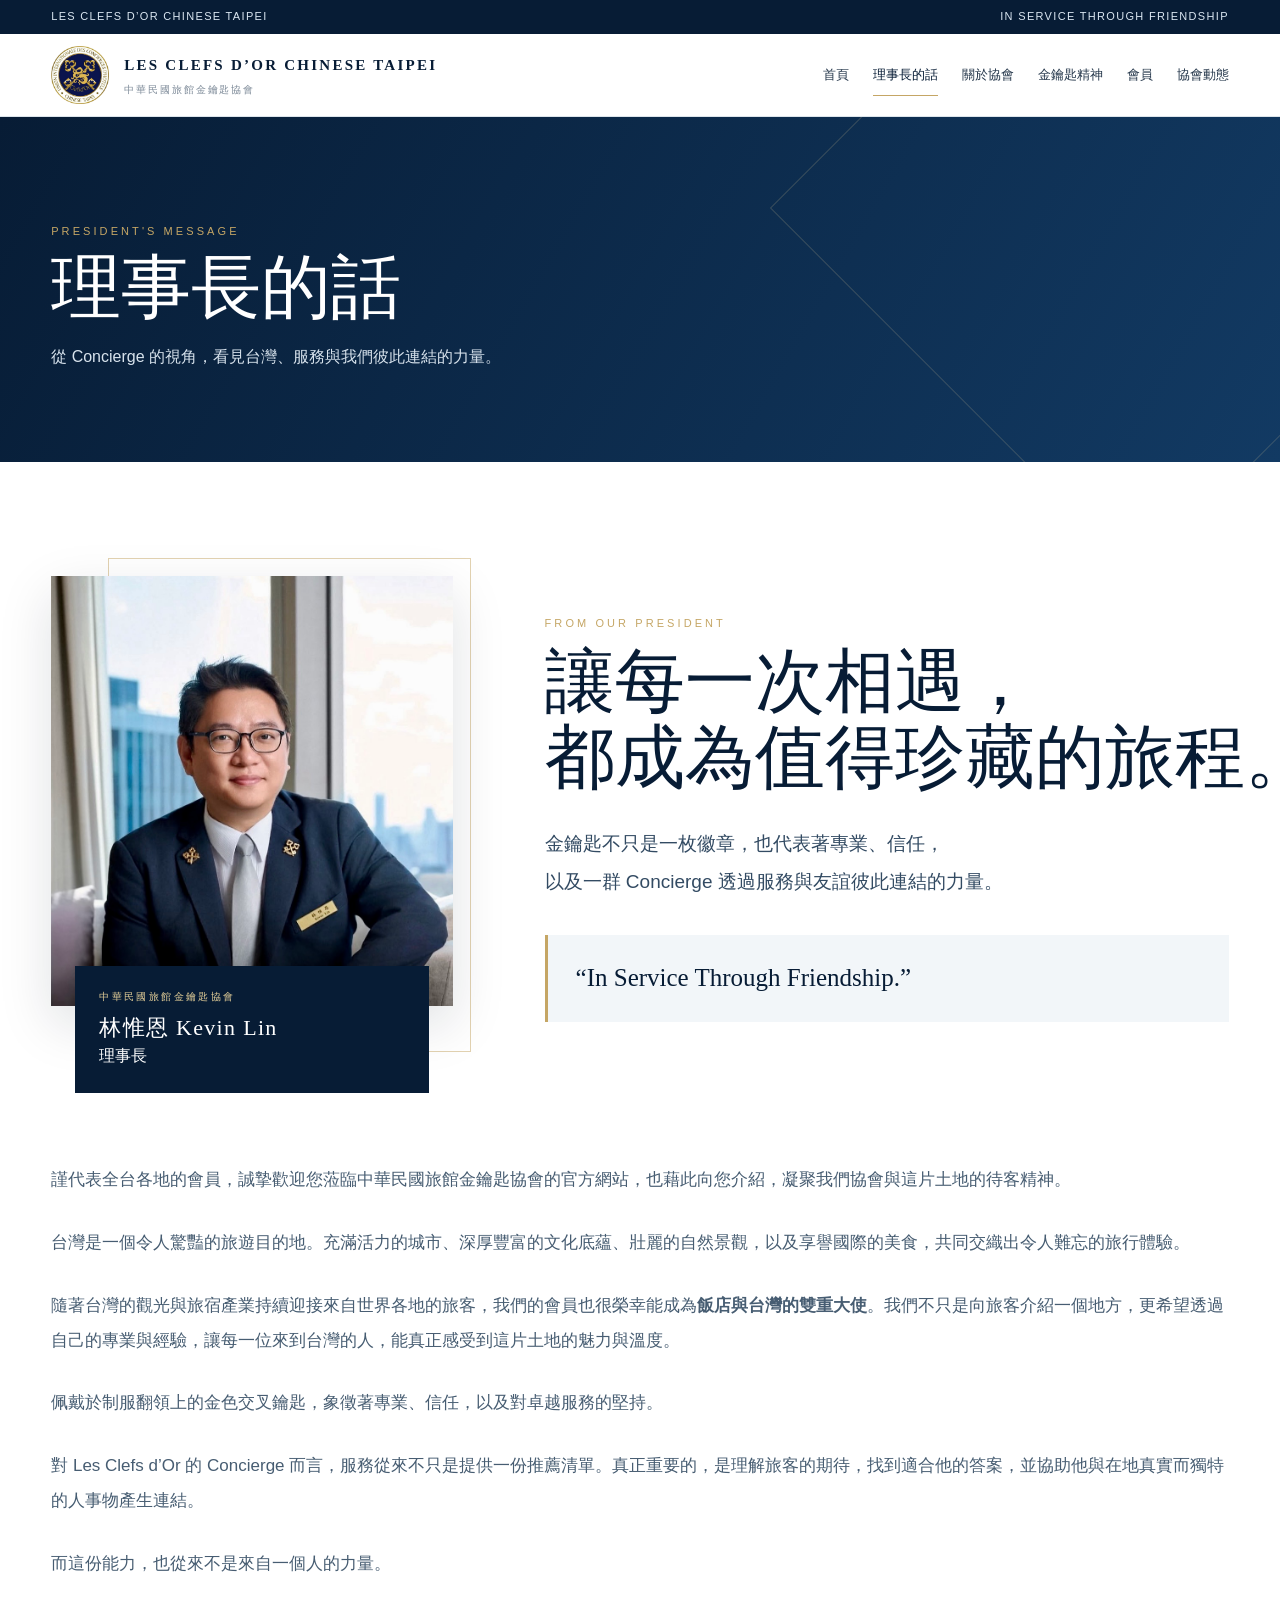
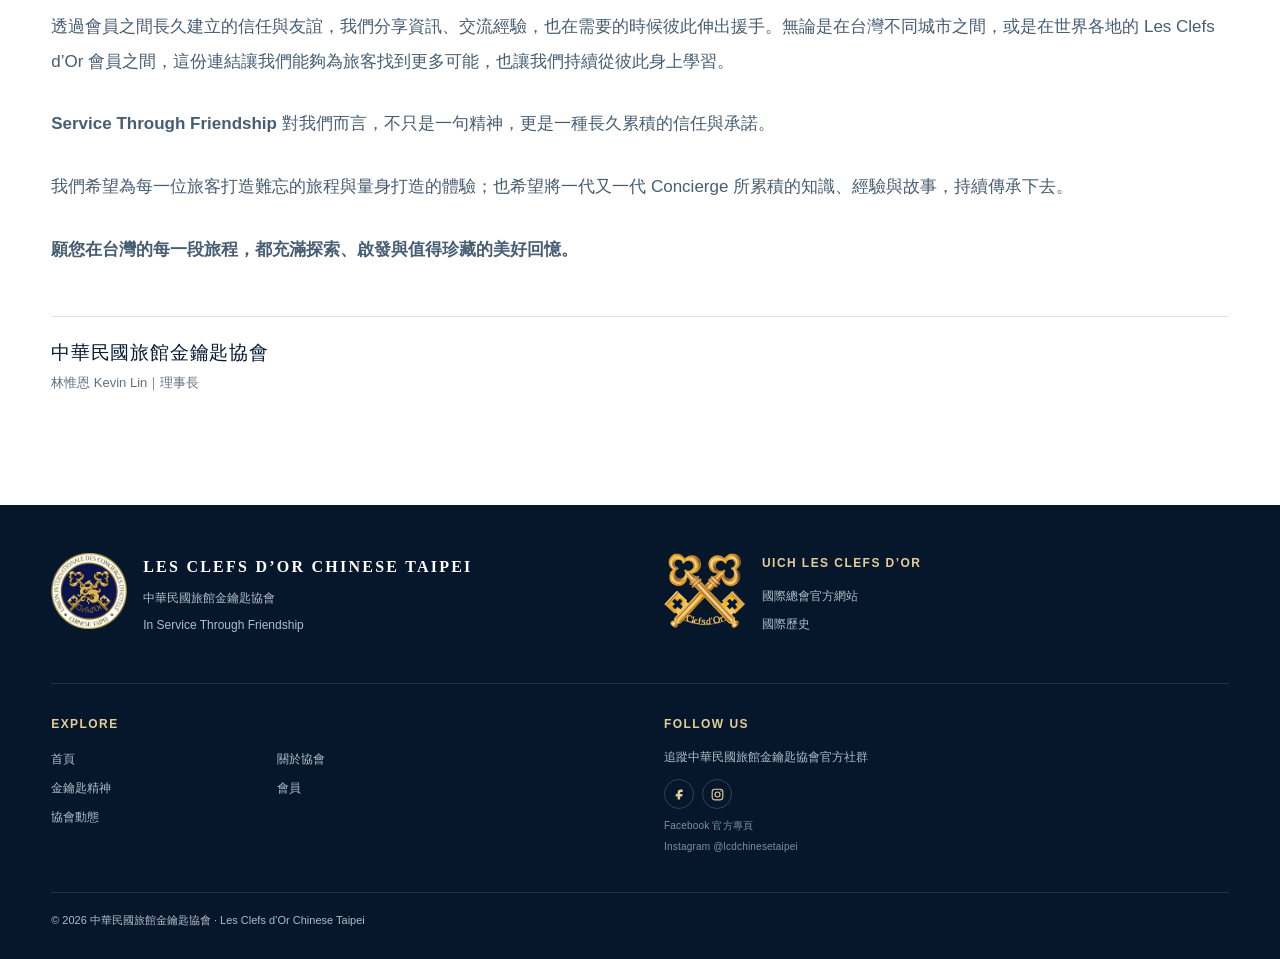
<file: president.html>
<!DOCTYPE html>

<html lang="zh-Hant">
<head>
<!-- Google tag (gtag.js) -->
<script async src="https://www.googletagmanager.com/gtag/js?id=G-ZFT1GD05RE"></script>
<script>
  window.dataLayer = window.dataLayer || [];
  function gtag(){dataLayer.push(arguments);}
  gtag('js', new Date());
  gtag('config', 'G-ZFT1GD05RE');
</script>

<meta charset="utf-8"/><meta content="width=device-width,initial-scale=1" name="viewport"/>
<meta content="中華民國旅館金鑰匙協會理事長的話｜Les Clefs d’Or Chinese Taipei" name="description"/>
<meta content="#071c35" name="theme-color"/>
<title>理事長的話｜中華民國旅館金鑰匙協會</title>
<meta content="中華民國旅館金鑰匙協會｜Les Clefs d’Or Chinese Taipei" property="og:site_name"/>
<meta content="理事長的話｜中華民國旅館金鑰匙協會" property="og:title"/>
<meta content="中華民國旅館金鑰匙協會理事長的話。認識我們對台灣、旅客與 Concierge 專業的信念。" property="og:description"/>
<meta content="article" property="og:type"/>
<meta content="https://ct-les-clefs-dor.pages.dev/assets/president.jpg" property="og:image"/>
<meta content="中華民國旅館金鑰匙協會理事長" property="og:image:alt"/>
<meta content="https://ct-les-clefs-dor.pages.dev/president.html" property="og:url"/>
<meta content="summary_large_image" name="twitter:card"/>
<link href="assets/site.css" rel="stylesheet"/>
<link href="assets/lcd-tw-logo.png" rel="icon" type="image/png"/>
</head>
<body>
<div class="topline"><div class="wrap"><span>LES CLEFS D’OR CHINESE TAIPEI</span><span>IN SERVICE THROUGH FRIENDSHIP</span></div></div>
<header><div class="wrap nav"><a class="brand" href="index.html"><img alt="中華民國旅館金鑰匙協會／Les Clefs d’Or Chinese Taipei" class="brand-logo" src="assets/lcd-tw-logo.png"/><span class="brand-text"><strong>LES CLEFS D’OR CHINESE TAIPEI</strong><span>中華民國旅館金鑰匙協會</span></span></a><nav><a href="index.html">首頁</a><a class="active" href="president.html">理事長的話</a><a href="about.html">關於協會</a><a href="spirit.html">金鑰匙精神</a><a href="members.html">會員</a><a href="news.html">協會動態</a></nav><button aria-label="開啟選單" class="menu">☰</button></div></header>
<main>
<section class="page-hero"><div class="wrap"><div class="eyebrow">PRESIDENT'S MESSAGE</div><h1>理事長的話</h1><p>從 Concierge 的視角，看見台灣、服務與我們彼此連結的力量。</p></div></section>
<section class="president-intro"><div class="wrap"><div class="president-grid">
<div class="president-photo-wrap reveal"><img alt="中華民國旅館金鑰匙協會理事長照片" class="president-photo" src="assets/president.jpg"/><div class="president-caption"><span class="role">中華民國旅館金鑰匙協會</span><strong>林惟恩 Kevin Lin</strong><span>理事長</span></div></div>
<div class="president-copy reveal"><div class="eyebrow">FROM OUR PRESIDENT</div><h1>讓每一次相遇，<br/>都成為值得珍藏的旅程。</h1><p class="lead">金鑰匙不只是一枚徽章，也代表著專業、信任，<br/>以及一群 Concierge 透過服務與友誼彼此連結的力量。</p><blockquote>“In Service Through Friendship.”</blockquote></div>
</div></div></section>
<section class="president-message"><div class="wrap"><div class="president-message-inner reveal"><p>謹代表全台各地的會員，誠摯歡迎您蒞臨中華民國旅館金鑰匙協會的官方網站，也藉此向您介紹，凝聚我們協會與這片土地的待客精神。</p>
<p>台灣是一個令人驚豔的旅遊目的地。充滿活力的城市、深厚豐富的文化底蘊、壯麗的自然景觀，以及享譽國際的美食，共同交織出令人難忘的旅行體驗。</p>
<p>隨著台灣的觀光與旅宿產業持續迎接來自世界各地的旅客，我們的會員也很榮幸能成為<strong>飯店與台灣的雙重大使</strong>。我們不只是向旅客介紹一個地方，更希望透過自己的專業與經驗，讓每一位來到台灣的人，能真正感受到這片土地的魅力與溫度。</p>
<p>佩戴於制服翻領上的金色交叉鑰匙，象徵著專業、信任，以及對卓越服務的堅持。</p>
<p>對 Les Clefs d’Or 的 Concierge 而言，服務從來不只是提供一份推薦清單。真正重要的，是理解旅客的期待，找到適合他的答案，並協助他與在地真實而獨特的人事物產生連結。</p>
<p>而這份能力，也從來不是來自一個人的力量。</p>
<p>透過會員之間長久建立的信任與友誼，我們分享資訊、交流經驗，也在需要的時候彼此伸出援手。無論是在台灣不同城市之間，或是在世界各地的 Les Clefs d’Or 會員之間，這份連結讓我們能夠為旅客找到更多可能，也讓我們持續從彼此身上學習。</p>
<p><strong>Service Through Friendship</strong> 對我們而言，不只是一句精神，更是一種長久累積的信任與承諾。</p>
<p>我們希望為每一位旅客打造難忘的旅程與量身打造的體驗；也希望將一代又一代 Concierge 所累積的知識、經驗與故事，持續傳承下去。</p>
<p><strong>願您在台灣的每一段旅程，都充滿探索、啟發與值得珍藏的美好回憶。</strong></p><div class="president-signature"><strong>中華民國旅館金鑰匙協會</strong><span>林惟恩 Kevin Lin｜理事長</span></div></div></div></section>
</main>
<footer class="footer"><div class="wrap">
<div class="footer-identity">
<div class="footer-identity-block footer-taiwan">
<div class="footer-brand-row">
<div class="footer-lcd"><img alt="中華民國旅館金鑰匙協會／Les Clefs d’Or Chinese Taipei" src="assets/lcd-tw-logo.png"/></div>
<div>
<strong>LES CLEFS D’OR CHINESE TAIPEI</strong>
<p>中華民國旅館金鑰匙協會</p>
<p>In Service Through Friendship</p>
</div>
</div>
</div>
<div class="footer-identity-block footer-international">
<div class="footer-uich-row">
<div class="footer-uich"><img alt="UICH Les Clefs d’Or International" src="assets/uich-logo.png"/></div>
<div>
<h4>UICH LES CLEFS D’OR</h4>
<p><a href="https://www.lesclefsdor.org/" rel="noopener" target="_blank">國際總會官方網站</a></p>
<p><a href="https://www.lesclefsdor.org/about/history/" rel="noopener" target="_blank">國際歷史</a></p>
</div>
</div>
</div>
</div>
<div class="footer-services">
<div class="footer-service-block">
<h4>EXPLORE</h4>
<div class="footer-nav-grid">
<p><a href="index.html">首頁</a></p>
<p><a href="about.html">關於協會</a></p>
<p><a href="spirit.html">金鑰匙精神</a></p>
<p><a href="members.html">會員</a></p>
<p><a href="news.html">協會動態</a></p>


</div>
</div>
<div class="footer-service-block footer-social">
<h4>FOLLOW US</h4>
<p>追蹤中華民國旅館金鑰匙協會官方社群</p>
<div aria-label="官方社群連結" class="social-links">
<a aria-label="Facebook 官方專頁" class="social-icon" href="https://www.facebook.com/profile.php?id=100064441579381" rel="noopener noreferrer" target="_blank" title="Facebook 官方專頁">
<svg aria-hidden="true" viewbox="0 0 24 24"><path d="M14 8h3V4h-3c-3.3 0-5 2-5 5v2H6v4h3v5h4v-5h3.3l.7-4H13V9c0-.7.3-1 1-1z" fill="currentColor"></path></svg>
</a>
<a aria-label="Instagram 官方帳號" class="social-icon" href="https://www.instagram.com/lcdchinesetaipei/" rel="noopener noreferrer" target="_blank" title="Instagram 官方帳號">
<svg aria-hidden="true" fill="none" stroke="currentColor" stroke-width="1.8" viewbox="0 0 24 24"><rect height="17" rx="4" width="17" x="3.5" y="3.5"></rect><circle cx="12" cy="12" r="4"></circle><circle cx="17.5" cy="6.5" fill="currentColor" r="1" stroke="none"></circle></svg>
</a>
</div>
<p class="social-handle"><span>Facebook 官方專頁</span><span>Instagram @lcdchinesetaipei</span></p>
</div>
</div>
<div class="footer-bottom"><span>© 2026 中華民國旅館金鑰匙協會 · Les Clefs d’Or Chinese Taipei</span><span></span></div>
</div></footer>
<script src="assets/site.js"></script>
</body>
</html>
</file>
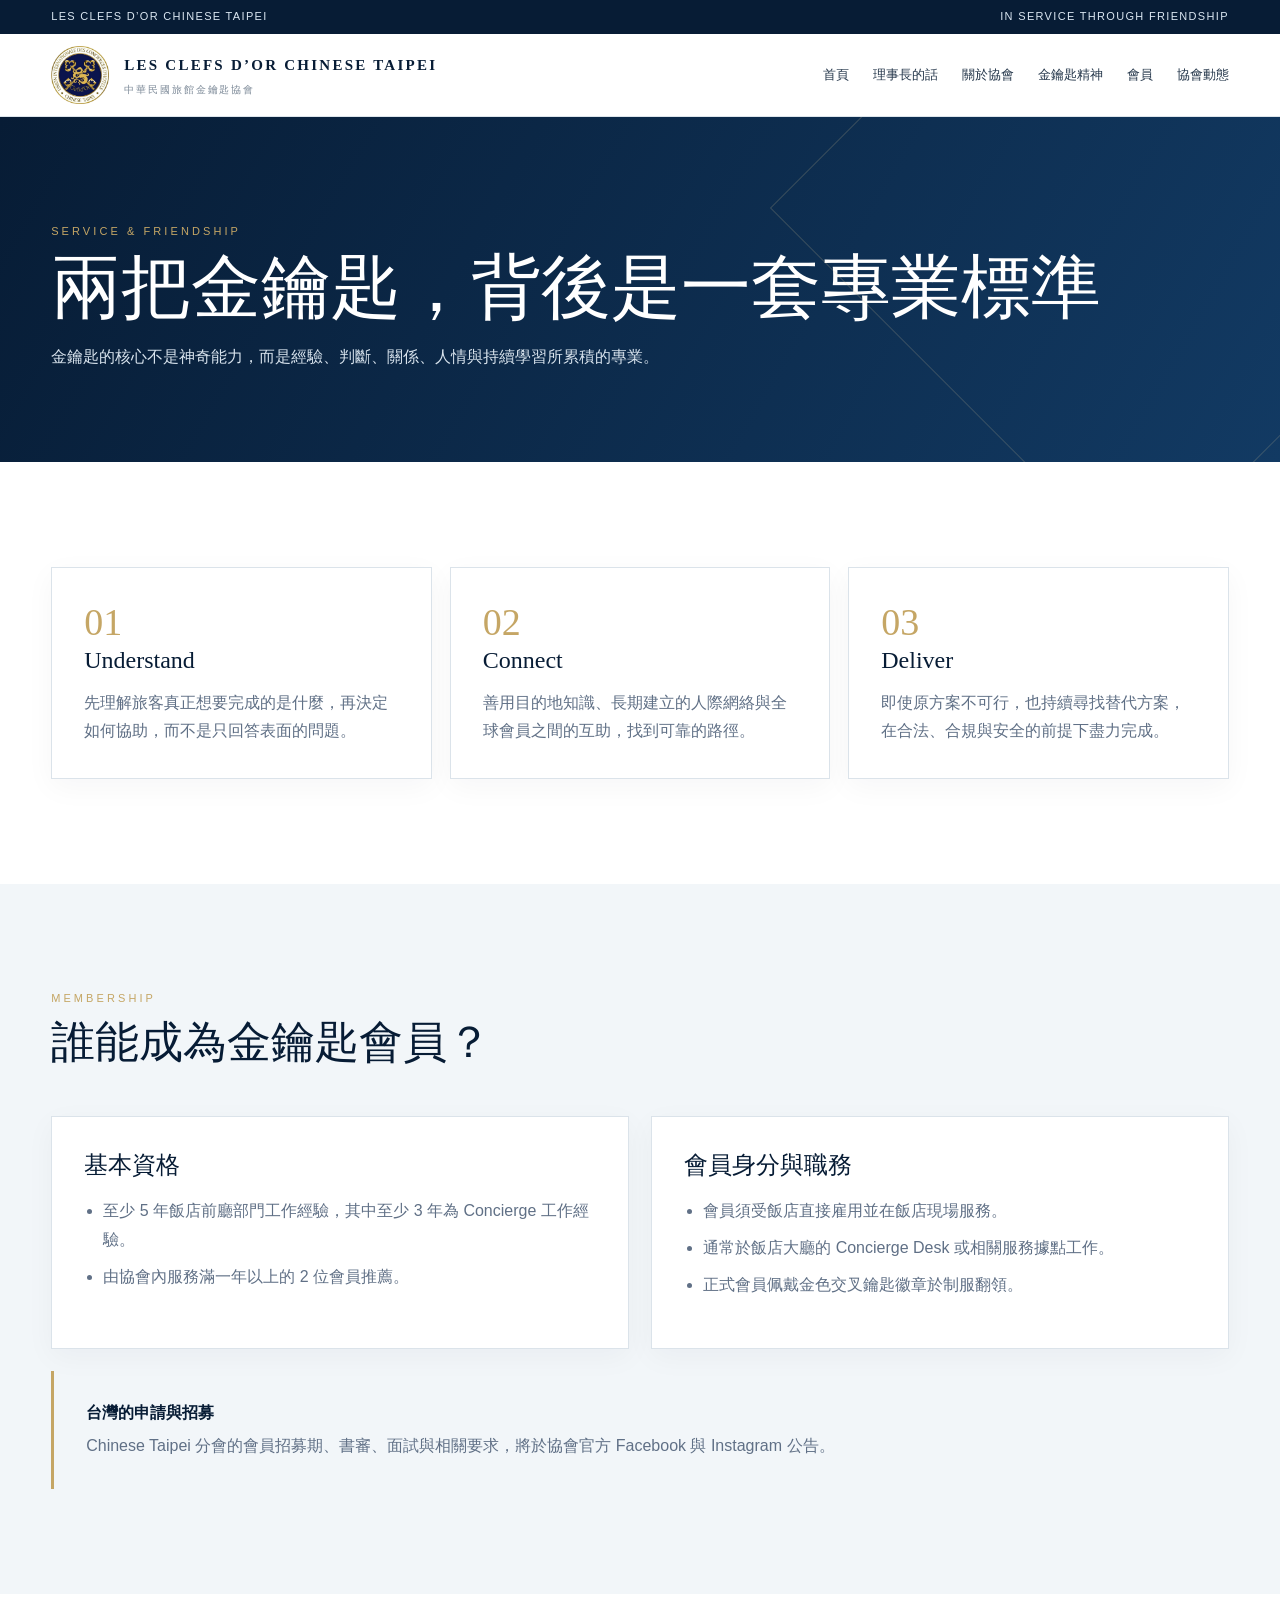
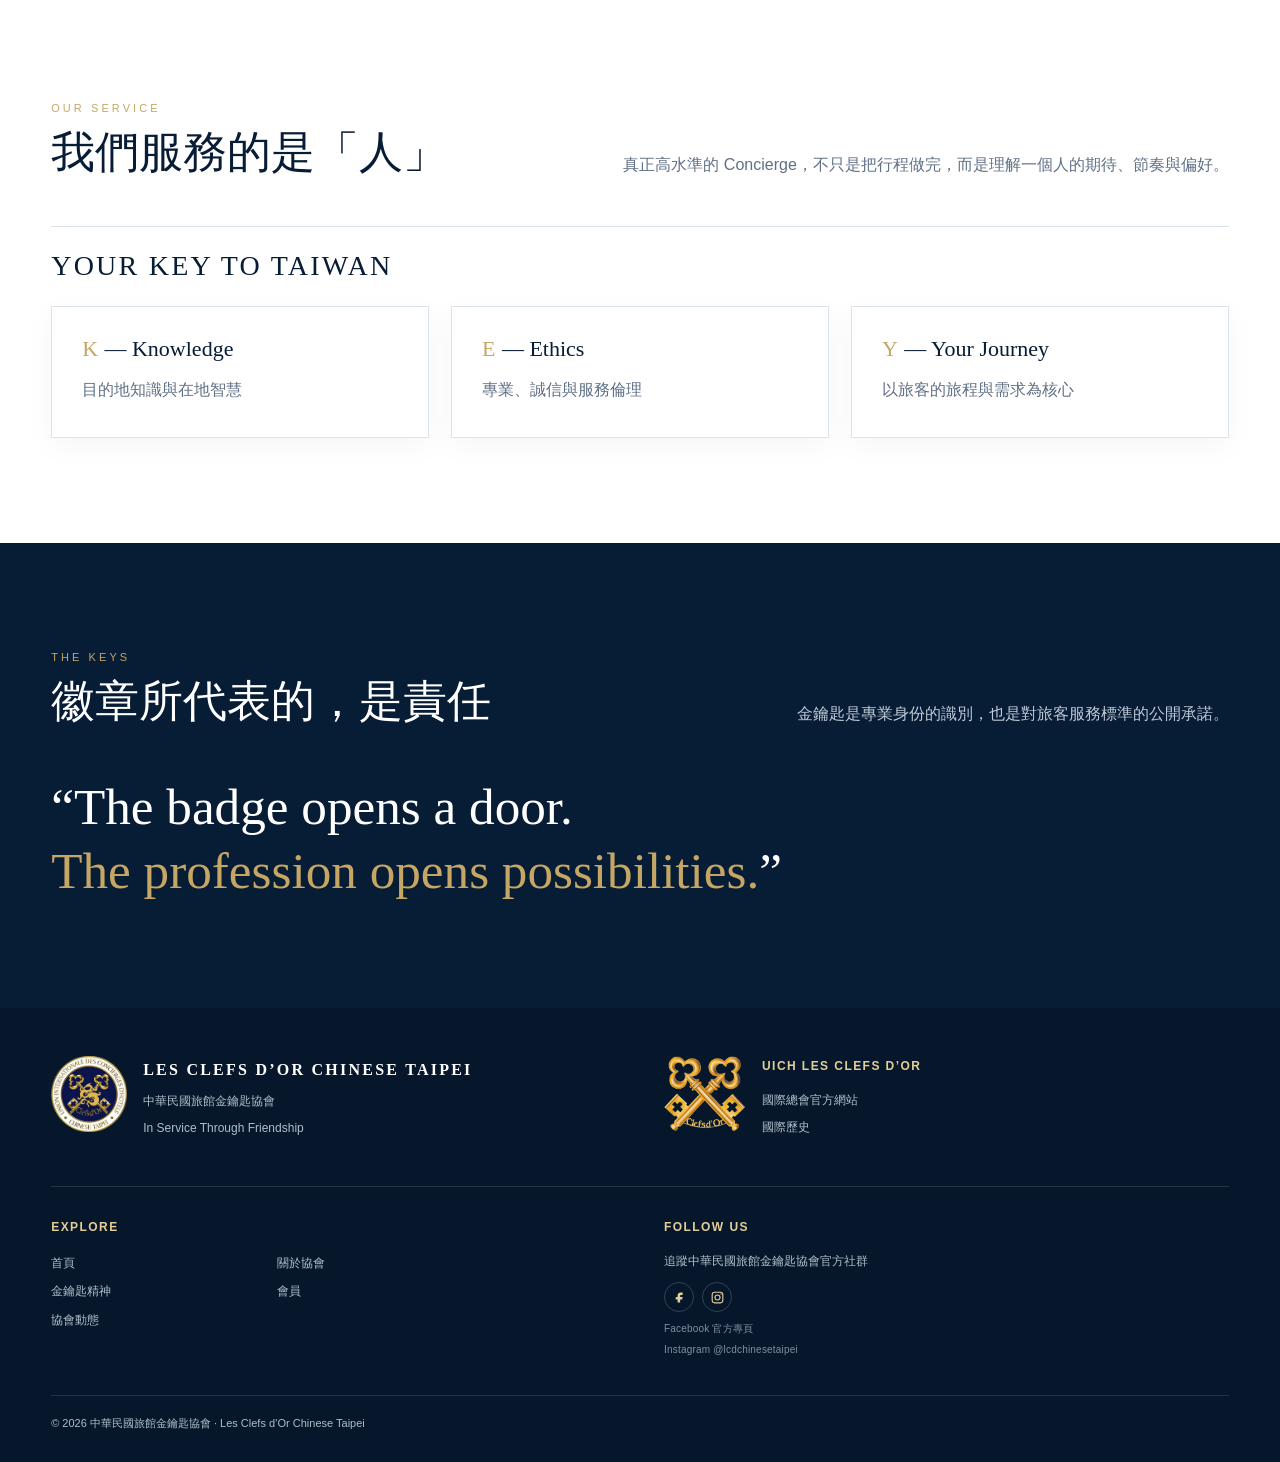
<file: spirit.html>
<!DOCTYPE html>
<html lang="zh-Hant"><head>
<!-- Google tag (gtag.js) -->
<script async src="https://www.googletagmanager.com/gtag/js?id=G-ZFT1GD05RE"></script>
<script>
  window.dataLayer = window.dataLayer || [];
  function gtag(){dataLayer.push(arguments);}
  gtag('js', new Date());
  gtag('config', 'G-ZFT1GD05RE');
</script>
<meta charset="utf-8"/><meta content="width=device-width,initial-scale=1" name="viewport"/><meta content="中華民國旅館金鑰匙協會的專業精神、會員標準與服務理念。" name="description"/><title>金鑰匙精神｜Les Clefs d'Or Chinese Taipei</title><meta content="中華民國旅館金鑰匙協會｜Les Clefs d’Or Chinese Taipei" property="og:site_name"/><meta content="金鑰匙精神｜Les Clefs d'Or Chinese Taipei" property="og:title"/><meta content="中華民國旅館金鑰匙協會的專業精神、會員標準與服務理念。" property="og:description"/><meta content="website" property="og:type"/><meta content="https://ct-les-clefs-dor.pages.dev/assets/lcd-tw-logo.png?v=20260925" property="og:image"/><meta content="中華民國旅館金鑰匙協會／Les Clefs d’Or Chinese Taipei" property="og:image:alt"/><meta content="https://ct-les-clefs-dor.pages.dev/spirit.html" property="og:url"/><meta content="summary_large_image" name="twitter:card"/><link href="assets/site.css" rel="stylesheet"/><link href="assets/lcd-tw-logo.png" rel="icon" type="image/png"/></head><body><div class="topline"><div class="wrap"><span>LES CLEFS D’OR CHINESE TAIPEI</span><span>IN SERVICE THROUGH FRIENDSHIP</span></div></div>
<header><div class="wrap nav"><a class="brand" href="index.html"><img alt="中華民國旅館金鑰匙協會／Les Clefs d’Or Chinese Taipei" class="brand-logo" src="assets/lcd-tw-logo.png"/><span class="brand-text"><strong>LES CLEFS D’OR CHINESE TAIPEI</strong><span>中華民國旅館金鑰匙協會</span></span></a><nav><a href="index.html">首頁</a><a href="president.html">理事長的話</a><a href="about.html">關於協會</a><a href="spirit.html">金鑰匙精神</a><a href="members.html">會員</a><a href="news.html">協會動態</a></nav><button aria-label="開啟選單" class="menu">☰</button></div></header><main><section class="page-hero"><div class="wrap"><div class="eyebrow">SERVICE &amp; FRIENDSHIP</div><h1>兩把金鑰匙，背後是一套專業標準</h1><p>金鑰匙的核心不是神奇能力，而是經驗、判斷、關係、人情與持續學習所累積的專業。</p></div></section><section><div class="wrap"><div class="grid3"><article class="card reveal"><div class="num" style="font:500 38px var(--serif);color:var(--gold)">01</div><h3>Understand</h3><p>先理解旅客真正想要完成的是什麼，再決定如何協助，而不是只回答表面的問題。</p></article><article class="card reveal"><div class="num" style="font:500 38px var(--serif);color:var(--gold)">02</div><h3>Connect</h3><p>善用目的地知識、長期建立的人際網絡與全球會員之間的互助，找到可靠的路徑。</p></article><article class="card reveal"><div class="num" style="font:500 38px var(--serif);color:var(--gold)">03</div><h3>Deliver</h3><p>即使原方案不可行，也持續尋找替代方案，在合法、合規與安全的前提下盡力完成。</p></article></div></div></section><section class="band"><div class="wrap"><div class="section-head"><div><div class="eyebrow">MEMBERSHIP</div><h2 class="title">誰能成為金鑰匙會員？</h2></div></div><div class="grid2"><article class="card reveal"><h3>基本資格</h3><ul class="list"><li>至少 5 年飯店前廳部門工作經驗，其中至少 3 年為 Concierge 工作經驗。</li><li>由協會內服務滿一年以上的 2 位會員推薦。</li></ul></article><article class="card reveal"><h3>會員身分與職務</h3><ul class="list"><li>會員須受飯店直接雇用並在飯店現場服務。</li><li>通常於飯店大廳的 Concierge Desk 或相關服務據點工作。</li><li>正式會員佩戴金色交叉鑰匙徽章於制服翻領。</li></ul></article></div><div class="members-private" style="margin-top:22px"><strong>台灣的申請與招募</strong>Chinese Taipei 分會的會員招募期、書審、面試與相關要求，將於協會官方 Facebook 與 Instagram 公告。</div></div></section><section><div class="wrap"><div class="section-head"><div><div class="eyebrow">OUR SERVICE</div><h2 class="title">我們服務的是「人」</h2></div><p class="service-people-line">真正高水準的 Concierge，不只是把行程做完，而是理解一個人的期待、節奏與偏好。</p></div><div class="key-service"><div class="key-service-heading">YOUR KEY TO TAIWAN</div><div class="key-service-grid"><article class="key-service-item reveal"><h3><span>K</span> — Knowledge</h3><p>目的地知識與在地智慧</p></article><article class="key-service-item reveal"><h3><span>E</span> — Ethics</h3><p>專業、誠信與服務倫理</p></article><article class="key-service-item reveal"><h3><span>Y</span> — Your Journey</h3><p>以旅客的旅程與需求為核心</p></article></div></div></div></section><section class="band-navy"><div class="wrap"><div class="section-head"><div><div class="eyebrow">THE KEYS</div><h2 class="title">徽章所代表的，是責任</h2></div><p>金鑰匙是專業身份的識別，也是對旅客服務標準的公開承諾。</p></div><blockquote class="quote" style="color:#fff">“The badge opens a door.<br/><em>The profession opens possibilities.</em>”</blockquote></div></section></main><footer class="footer"><div class="wrap">
<div class="footer-identity">
<div class="footer-identity-block footer-taiwan">
<div class="footer-brand-row">
<div class="footer-lcd"><img alt="中華民國旅館金鑰匙協會／Les Clefs d’Or Chinese Taipei" src="assets/lcd-tw-logo.png"/></div>
<div>
<strong>LES CLEFS D’OR CHINESE TAIPEI</strong>
<p>中華民國旅館金鑰匙協會</p>
<p>In Service Through Friendship</p>
</div>
</div>
</div>
<div class="footer-identity-block footer-international">
<div class="footer-uich-row">
<div class="footer-uich"><img alt="UICH Les Clefs d’Or International" src="assets/uich-logo.png"/></div>
<div>
<h4>UICH LES CLEFS D’OR</h4>
<p><a href="https://www.lesclefsdor.org/" rel="noopener" target="_blank">國際總會官方網站</a></p>
<p><a href="https://www.lesclefsdor.org/about/history/" rel="noopener" target="_blank">國際歷史</a></p>
</div>
</div>
</div>
</div>
<div class="footer-services">
<div class="footer-service-block">
<h4>EXPLORE</h4>
<div class="footer-nav-grid">
<p><a href="index.html">首頁</a></p>
<p><a href="about.html">關於協會</a></p>
<p><a href="spirit.html">金鑰匙精神</a></p>
<p><a href="members.html">會員</a></p>
<p><a href="news.html">協會動態</a></p>


</div>
</div>
<div class="footer-service-block footer-social">
<h4>FOLLOW US</h4>
<p>追蹤中華民國旅館金鑰匙協會官方社群</p>
<div aria-label="官方社群連結" class="social-links">
<a aria-label="Facebook 官方專頁" class="social-icon" href="https://www.facebook.com/profile.php?id=100064441579381" rel="noopener noreferrer" target="_blank" title="Facebook 官方專頁">
<svg aria-hidden="true" viewbox="0 0 24 24"><path d="M14 8h3V4h-3c-3.3 0-5 2-5 5v2H6v4h3v5h4v-5h3.3l.7-4H13V9c0-.7.3-1 1-1z" fill="currentColor"></path></svg>
</a>
<a aria-label="Instagram 官方帳號" class="social-icon" href="https://www.instagram.com/lcdchinesetaipei/" rel="noopener noreferrer" target="_blank" title="Instagram 官方帳號">
<svg aria-hidden="true" fill="none" stroke="currentColor" stroke-width="1.8" viewbox="0 0 24 24"><rect height="17" rx="4" width="17" x="3.5" y="3.5"></rect><circle cx="12" cy="12" r="4"></circle><circle cx="17.5" cy="6.5" fill="currentColor" r="1" stroke="none"></circle></svg>
</a>
</div>
<p class="social-handle"><span>Facebook 官方專頁</span><span>Instagram @lcdchinesetaipei</span></p>
</div>
</div>
<div class="footer-bottom"><span>© 2026 中華民國旅館金鑰匙協會 · Les Clefs d’Or Chinese Taipei</span><span></span></div>
</div></footer><script src="assets/site.js"></script></body></html>
</file>
<file: assets/site.css>
:root{--navy:#071c35;--navy2:#0d2a4a;--navy3:#123a63;--gold:#c5a665;--gold2:#e3ce98;--ink:#13263b;--muted:#607086;--paper:#fff;--mist:#f2f6f9;--line:#dbe3ea;--serif:Georgia,'Times New Roman','Noto Serif TC',serif;--sans:Arial,'Noto Sans TC','Microsoft JhengHei',sans-serif;--max:1180px;--shadow:0 20px 55px rgba(3,22,42,.12)}
*{box-sizing:border-box}html{scroll-behavior:smooth}body{margin:0;background:#fff;color:var(--ink);font-family:var(--sans);line-height:1.8}a{text-decoration:none;color:inherit}img{max-width:100%;display:block}.wrap{width:min(var(--max),92vw);margin:auto}.topline{height:34px;background:var(--navy);color:#dbe7f2;font-size:11px;letter-spacing:.12em}.topline .wrap{height:100%;display:flex;align-items:center;justify-content:space-between}.topline a:hover{color:#fff}
header{position:sticky;top:0;z-index:100;background:rgba(255,255,255,.94);backdrop-filter:blur(16px);border-bottom:1px solid rgba(219,227,234,.92)}.nav{height:82px;display:flex;align-items:center;justify-content:space-between;gap:28px}.brand{display:flex;gap:14px;align-items:center}.brand-mark{width:46px;height:46px;border:1px solid var(--gold);display:grid;place-items:center;color:var(--gold);position:relative;overflow:hidden;background:#fff}.brand-mark:before,.brand-mark:after{content:'';position:absolute;width:34px;height:1px;background:var(--gold);transform:rotate(45deg)}.brand-mark:after{transform:rotate(-45deg)}.brand-text strong{display:block;color:var(--navy);font-family:var(--serif);font-size:15px;letter-spacing:.15em}.brand-text span{display:block;color:#7e8b99;font-size:10px;letter-spacing:.19em;margin-top:2px}nav{display:flex;gap:24px;font-size:13px;color:#25374b;align-items:center}nav a{position:relative;padding:28px 0}nav a:after{content:'';position:absolute;height:1px;left:0;right:100%;bottom:19px;background:var(--gold);transition:.25s}nav a:hover:after,nav a.active:after{right:0}nav a.active{color:var(--navy)}.menu{display:none;border:1px solid var(--line);background:#fff;padding:10px}
.hero{background:linear-gradient(120deg,#06172b,#0a2543 52%,#12385d);color:#fff;position:relative;overflow:hidden}.hero .wrap{min-height:690px;display:grid;grid-template-columns:1.05fr .95fr;gap:50px;align-items:center}.hero:before{content:'';position:absolute;inset:-40% -20% auto auto;width:900px;height:900px;border:1px solid rgba(227,206,152,.15);transform:rotate(45deg)}.hero:after{content:'';position:absolute;right:7%;top:18%;width:250px;height:250px;border:1px solid rgba(227,206,152,.2);transform:rotate(45deg)}.kicker{font-size:11px;letter-spacing:.34em;text-transform:uppercase;color:var(--gold2);margin-bottom:18px}.hero h1{font:500 clamp(52px,7vw,88px)/1.07 var(--serif);letter-spacing:.01em;margin:0 0 25px;max-width:760px}.hero .lead{max-width:660px;color:#d9e4ee;font-size:18px;margin:0 0 34px}.actions{display:flex;gap:12px;flex-wrap:wrap}.btn{display:inline-block;padding:12px 22px;border:1px solid rgba(255,255,255,.5);color:#fff;font-size:13px;letter-spacing:.1em;transition:.25s}.btn.primary{background:var(--gold);border-color:var(--gold);color:#081b31}.btn.light{background:#fff;border-color:#fff;color:var(--navy)}.btn:hover{transform:translateY(-2px)}.hero-art{position:relative;min-height:500px;display:grid;place-items:center}.seal{width:min(440px,90%);aspect-ratio:1/1.18;border:1px solid rgba(227,206,152,.5);position:relative;display:grid;place-items:center}.seal:before,.seal:after{content:'';position:absolute;inset:9%;border:1px solid rgba(227,206,152,.23);transform:rotate(45deg)}.seal:after{inset:23%}.seal-inner{width:66%;height:67%;border:1px solid rgba(227,206,152,.34);display:flex;align-items:center;justify-content:center;flex-direction:column;text-align:center;background:rgba(0,0,0,.08)}.keys{font-family:var(--serif);font-size:62px;color:var(--gold2);letter-spacing:-.35em;margin-left:-.35em;line-height:1}.seal-inner strong{margin-top:22px;font:500 17px/1.25 var(--serif);letter-spacing:.2em}.seal-inner span{margin-top:8px;color:#c8d3dd;font-size:10px;letter-spacing:.28em}.seal-inner i{display:block;width:58px;height:1px;background:var(--gold);margin:20px 0}.seal-inner small{color:#dfe6ee;font-size:10px;letter-spacing:.16em}
section{padding:105px 0}.section-head{display:flex;justify-content:space-between;align-items:end;gap:36px;margin-bottom:46px}.eyebrow{color:var(--gold);font-size:11px;letter-spacing:.28em;text-transform:uppercase}.title{font:500 44px/1.2 var(--serif);color:var(--navy);margin:8px 0 0}.section-head p{max-width:520px;color:var(--muted);margin:0}.grid2{display:grid;grid-template-columns:1fr 1fr;gap:22px}.grid3{display:grid;grid-template-columns:repeat(3,1fr);gap:18px}.card{border:1px solid var(--line);background:#fff;padding:32px;box-shadow:0 8px 28px rgba(7,28,53,.04)}.card h3{font:500 24px/1.35 var(--serif);margin:0 0 12px;color:var(--navy)}.card p{color:var(--muted);margin:0}.band{background:var(--mist)}.band-navy{background:var(--navy);color:#fff}.band-navy .title{color:#fff}.band-navy .section-head p{color:#bdcad6}.quote{font:500 clamp(30px,4vw,52px)/1.25 var(--serif);color:var(--navy);max-width:980px;margin:0}.quote em{color:var(--gold);font-style:normal}.stat-row{display:grid;grid-template-columns:repeat(3,1fr);gap:1px;background:rgba(197,166,101,.35);border:1px solid rgba(197,166,101,.35)}.stat{background:var(--navy);padding:26px 20px}.stat strong{display:block;font:500 40px/1 var(--serif);color:var(--gold2)}.stat span{display:block;color:#cad6e0;font-size:12px;margin-top:8px}.timeline{position:relative;margin-top:20px}.timeline:before{content:'';position:absolute;left:105px;top:0;bottom:0;width:1px;background:var(--line)}.tl{display:grid;grid-template-columns:105px 1fr;gap:34px;position:relative;padding:0 0 34px}.tl-year{font:500 20px var(--serif);color:var(--gold);text-align:left}.tl-content{position:relative;padding-left:24px}.tl-content:before{content:'';position:absolute;left:-5px;top:8px;width:9px;height:9px;background:var(--gold);border-radius:50%;box-shadow:0 0 0 5px #fff}.tl-content h3{margin:0 0 6px;color:var(--navy);font-size:18px}.tl-content p{margin:0;color:var(--muted)}.dark-grid{display:grid;grid-template-columns:1.1fr .9fr;gap:28px}.network-map{min-height:410px;border:1px solid rgba(227,206,152,.3);position:relative;background:radial-gradient(circle at 50% 48%,rgba(18,58,99,.7),rgba(7,28,53,.98))}.network-map:before{content:'UICH';position:absolute;inset:0;display:grid;place-items:center;font:500 150px var(--serif);color:rgba(227,206,152,.06);letter-spacing:.05em}.node{position:absolute;width:10px;height:10px;background:var(--gold2);border-radius:50%;box-shadow:0 0 0 5px rgba(227,206,152,.08),0 0 22px rgba(227,206,152,.3)}.node.n1{left:23%;top:33%}.node.n2{left:42%;top:26%}.node.n3{left:58%;top:38%}.node.n4{left:73%;top:28%}.node.n5{left:67%;top:66%}.node.n6{left:35%;top:69%}.network-list{display:grid;gap:8px}.network-item{display:flex;align-items:center;justify-content:space-between;border-bottom:1px solid rgba(197,166,101,.16);padding:11px 0;color:#d8e2eb}.network-item span:first-child{color:#fff}.network-item span:last-child{color:#aebdcc;font-size:12px}.pill{display:inline-flex;border:1px solid var(--line);padding:5px 10px;color:var(--muted);font-size:11px;letter-spacing:.08em}.news-grid{display:grid;grid-template-columns:repeat(3,1fr);gap:18px}.news-card{border-top:3px solid var(--gold);padding:27px;border:1px solid var(--line);border-top-width:3px}.news-date{font-size:11px;color:var(--gold);letter-spacing:.12em}.news-card h3{font:500 23px/1.35 var(--serif);color:var(--navy);margin:10px 0}.news-card p{margin:0;color:var(--muted);font-size:14px}.news-card a{display:inline-block;margin-top:18px;color:var(--navy);font-size:12px;letter-spacing:.1em}.members-private{padding:28px 32px;border-left:3px solid var(--gold);background:var(--mist);color:var(--muted)}.members-private strong{color:var(--navy);display:block;margin-bottom:5px}.member-grid{display:grid;grid-template-columns:repeat(3,1fr);gap:18px}.member-card{border:1px solid var(--line);padding:26px;background:#fff;min-height:190px}.member-card .initial{width:42px;height:42px;border-radius:50%;background:var(--navy);color:var(--gold2);display:grid;place-items:center;font-family:var(--serif);margin-bottom:18px}.member-card h3{margin:0;font:500 21px var(--serif);color:var(--navy)}.member-card p{color:var(--muted);margin:8px 0 0;font-size:13px}.member-card small{display:inline-block;margin-top:13px;color:#7e8b99;font-size:10px;letter-spacing:.08em}.cta{background:linear-gradient(120deg,var(--navy),var(--navy2));color:#fff;padding:70px 0}.cta .title{color:#fff}.cta p{color:#c6d2dd;max-width:680px}.cta-box{display:flex;justify-content:space-between;align-items:center;gap:30px}.page-hero{background:linear-gradient(120deg,#071c35,#123a63);color:#fff;padding:105px 0 90px;position:relative;overflow:hidden}.page-hero:after{content:'';position:absolute;right:-120px;top:-170px;width:520px;height:520px;border:1px solid rgba(227,206,152,.2);transform:rotate(45deg)}.page-hero h1{font:500 clamp(42px,6vw,70px)/1.08 var(--serif);margin:8px 0 18px}.page-hero p{max-width:720px;color:#d8e3ed;margin:0}.source-note{font-size:11px;color:#7f8d9c;margin-top:34px}.source-note a{color:var(--navy);text-decoration:underline}.source-list{display:grid;gap:10px}.source-list a{color:var(--navy);text-decoration:underline}.footer{background:#06172b;color:#afbdca;padding:48px 0 28px}.footer-identity{display:grid;grid-template-columns:1fr 1fr;gap:48px;padding-bottom:38px;border-bottom:1px solid rgba(255,255,255,.12)}.footer-identity-block{min-height:92px}.footer-services{display:grid;grid-template-columns:1fr 1fr;gap:48px;padding-top:30px}.footer strong{color:#fff;font-family:var(--serif);letter-spacing:.14em}.footer a:hover{color:#fff}.footer h4{margin:0 0 12px;color:var(--gold2);font-size:12px;letter-spacing:.12em}.footer p{font-size:12px;margin:6px 0}.footer-brand-row,.footer-uich-row{display:flex;align-items:flex-start;gap:16px}.footer-lcd{width:76px;height:76px;flex:0 0 auto;background:transparent;padding:0;display:grid;place-items:center;overflow:visible;border-radius:0}.footer-lcd img{width:100%;height:100%;object-fit:contain;border-radius:0}.footer-uich{width:82px;height:76px;flex:0 0 auto;background:transparent;padding:0;display:block;overflow:visible;border-radius:0}.footer-uich img{display:block;width:100%;height:auto;object-fit:contain;border-radius:0}.footer-nav-grid{display:grid;grid-template-columns:repeat(2,minmax(110px,1fr));column-gap:32px;row-gap:3px;max-width:420px}.footer-nav-grid p{margin:2px 0}.footer-social .social-links{margin:12px 0 9px}.footer-social .social-handle{display:flex;flex-direction:column;gap:3px}.footer-bottom{border-top:1px solid rgba(255,255,255,.12);margin-top:30px;padding-top:18px;font-size:11px;display:flex;justify-content:space-between;gap:20px;flex-wrap:wrap}.reveal{opacity:0;transform:translateY(16px);transition:opacity .7s ease,transform .7s ease}.reveal.show{opacity:1;transform:none}.list{padding-left:1.2em;color:var(--muted)}.list li{margin:8px 0}.tag-row{display:flex;gap:8px;flex-wrap:wrap;margin-top:16px}

@media (max-width:900px){.hero .wrap,.grid2,.dark-grid{grid-template-columns:1fr}.hero{padding-top:60px}.hero-art{min-height:420px}.grid3,.news-grid,.member-grid,.principles,.stat-row{grid-template-columns:1fr 1fr}.footer-top{grid-template-columns:1fr 1fr}nav{display:none}.menu{display:block}.nav{height:72px}.topline{display:none}.section-head{display:block}.section-head p{margin-top:16px}.timeline:before{left:0}.tl{grid-template-columns:1fr;gap:6px;padding-left:24px}.tl-year{text-align:left}.tl-content{padding-left:0}.tl-content:before{left:-28px}.cta-box{display:block}.cta .btn{margin-top:18px}}
@media (max-width:620px){.wrap{width:min(92vw,560px)}section{padding:78px 0}.hero .wrap{min-height:auto;padding:95px 0 80px}.hero h1{font-size:49px}.hero .lead{font-size:16px}.hero-art{min-height:360px}.seal{width:80%}.grid3,.news-grid,.member-grid,.principles,.stat-row,.footer-top{grid-template-columns:1fr}.title{font-size:37px}.nav{gap:10px}.brand-text strong{font-size:13px}.brand-text span{font-size:8px}.page-hero{padding:75px 0 65px}}

/* Official logo handling — preserve original proportions; never crop into circles. */
.brand-logo{width:58px;height:58px;object-fit:contain;display:block;flex:0 0 auto}
.brand{display:flex;align-items:center;gap:15px}
.hero-logo-panel{width:min(430px,86%);min-height:500px;border:1px solid rgba(227,206,152,.45);display:flex;align-items:center;justify-content:center;flex-direction:column;text-align:center;background:rgba(255,255,255,.035);padding:34px;position:relative}
.hero-logo-panel:before,.hero-logo-panel:after{content:'';position:absolute;inset:8%;border:1px solid rgba(227,206,152,.18);transform:rotate(45deg);pointer-events:none}
.hero-logo-panel:after{inset:17%;transform:rotate(-45deg);border-color:rgba(227,206,152,.12)}
.hero-logo-panel img{width:min(310px,78%);height:auto;position:relative;z-index:2;filter:drop-shadow(0 12px 30px rgba(0,0,0,.16))}
.hero-logo-caption{position:relative;z-index:2;margin-top:20px;display:flex;flex-direction:column;gap:5px}
.hero-logo-caption span{font-size:10px;letter-spacing:.28em;color:var(--gold2)}
.hero-logo-caption strong{font:500 16px/1.3 var(--serif);letter-spacing:.08em;color:#fff}
.hero-logo-caption small{font-size:9px;letter-spacing:.12em;color:#cad7e3}
.international-identity{display:grid;grid-template-columns:180px 1fr;gap:34px;align-items:center;border:1px solid var(--line);padding:34px;background:#fff;box-shadow:0 8px 28px rgba(7,28,53,.04)}
.international-seal{width:180px;min-height:110px;background:transparent;padding:0;display:grid;place-items:center;overflow:visible;border-radius:0;box-shadow:none}
.international-seal img{width:100%;height:auto;object-fit:contain;border-radius:0}
.international-identity .btn{margin-top:18px;color:var(--navy);border-color:var(--navy)}
.international-identity .btn:hover{background:var(--navy);color:#fff}
@media (max-width:900px){.international-identity{grid-template-columns:1fr;justify-items:start}.international-seal{width:180px}.brand-logo{width:52px;height:52px}.footer-identity,.footer-services{gap:28px}}
@media (max-width:620px){.brand{gap:10px}.brand-logo{width:46px;height:46px}.brand-text strong{font-size:12px}.hero-logo-panel{min-height:380px;width:90%;padding:24px}.hero-logo-panel img{width:min(250px,78%)}.international-identity{padding:24px}.footer-lcd{width:58px;height:58px}.footer-uich{width:62px}}


/* Official social media links */
.social-links{display:flex;align-items:center;gap:8px;flex:0 0 auto}
.social-icon{width:30px;height:30px;border:1px solid var(--line);border-radius:50%;display:grid;place-items:center;color:var(--navy);background:#fff;transition:.25s}
.social-icon:hover{background:var(--navy);color:#fff;border-color:var(--navy);transform:translateY(-1px)}
.social-icon svg{width:15px;height:15px;display:block}
.footer-social{min-width:185px}
.footer-social>p{color:#afbdca;max-width:260px}
.footer-social .social-links{margin:10px 0 8px}
.footer-social .social-icon{border-color:rgba(255,255,255,.18);background:transparent;color:#e3ce98}
.footer-social .social-icon:hover{background:var(--gold);color:var(--navy);border-color:var(--gold)}
.social-handle{display:flex;flex-direction:column;gap:3px;font-size:10px!important;color:#7f90a2!important;letter-spacing:.02em}
@media (max-width:1180px){nav{gap:17px}.nav{gap:15px}.brand-text strong{font-size:14px}}
@media (max-width:900px){.social-links{margin-left:auto}.footer-social{grid-column:1/-1}.footer-top{grid-template-columns:1fr 1fr}}
@media (max-width:620px){.social-icon{width:28px;height:28px}.footer-top{grid-template-columns:1fr}}

.social-card{position:relative;overflow:hidden}
.social-card-icon{width:42px;height:42px;border-radius:50%;background:var(--navy);color:var(--gold2);display:grid;place-items:center;margin-bottom:18px}
.social-card-icon svg{width:21px;height:21px;display:block}
.social-card-icon.instagram-mark svg{width:22px;height:22px}
.social-card .btn{margin-top:18px;color:var(--navy);border-color:var(--navy)}
.social-card .btn:hover{background:var(--navy);color:#fff}


/* President's Message page */
.president-intro{padding:96px 0 70px;background:#fff}
.president-grid{display:grid;grid-template-columns:minmax(320px,.76fr) minmax(0,1.24fr);gap:74px;align-items:start}
.president-photo-wrap{position:relative;padding:18px 18px 0 0}
.president-photo-wrap:before{content:'';position:absolute;right:0;top:0;width:86%;height:92%;border:1px solid rgba(197,166,101,.5);z-index:0}
.president-photo{position:relative;z-index:1;width:100%;max-width:520px;aspect-ratio:947/1013;object-fit:cover;display:block;box-shadow:0 18px 50px rgba(3,22,42,.13)}
.president-caption{position:relative;z-index:2;background:var(--navy);color:#fff;margin:-40px 24px 0 24px;padding:22px 24px}
.president-caption .role{display:block;color:var(--gold2);font-size:10px;letter-spacing:.24em;margin-bottom:7px}
.president-caption strong{display:block;font:500 22px/1.35 var(--serif);letter-spacing:.06em}
.president-copy{padding-top:56px}.president-copy .eyebrow{margin-bottom:10px}
.president-copy h1{font:500 clamp(44px,5.5vw,70px)/1.08 var(--serif);color:var(--navy);margin:0 0 30px;white-space:nowrap}
.president-copy .lead{font-size:19px;color:#334b63;line-height:2;margin:0 0 28px}
.president-copy blockquote{margin:34px 0;padding:24px 28px;border-left:3px solid var(--gold);background:var(--mist);color:var(--navy);font:500 25px/1.55 var(--serif)}
.president-message{padding:0 0 110px}
.president-message-inner{max-width:1200px}
.president-message p{font-size:17px;line-height:2.05;color:#475d72;margin:0 0 28px}
.president-message p:last-child{margin-bottom:0}
.president-signature{margin-top:48px;padding-top:22px;border-top:1px solid var(--line);color:var(--navy)}
.president-signature strong{display:block;font:500 19px/1.5 var(--serif);letter-spacing:.04em}
.president-signature span{display:block;margin-top:4px;color:var(--muted);font-size:13px}
@media (max-width:900px){.president-copy{padding-top:0}.president-grid{grid-template-columns:1fr;gap:48px}.president-photo{max-width:560px}.president-copy h1{font-size:48px;white-space:normal}.president-message{padding-bottom:80px}}
@media (max-width:620px){.president-intro{padding:72px 0 50px}.president-grid{gap:36px}.president-photo-wrap{padding:10px 10px 0 0}.president-caption{margin:-30px 12px 0 12px;padding:18px 20px}.president-copy h1{font-size:42px}.president-copy .lead{font-size:17px}.president-copy blockquote{font-size:21px;padding:20px 22px}.president-message p{font-size:16px;line-height:1.95}}

/* Members directory v1 */
.directory-grid{display:grid;grid-template-columns:repeat(3,minmax(0,1fr));gap:18px}
.directory-grid-excom{grid-template-columns:repeat(2,minmax(0,1fr));gap:22px}
.directory-card{border:1px solid var(--line);background:#fff;display:grid;grid-template-columns:126px 1fr;gap:22px;padding:18px;align-items:center;box-shadow:0 8px 28px rgba(7,28,53,.045);min-height:176px}
.directory-card-excom{grid-template-columns:150px 1fr;min-height:194px}
.directory-photo{width:100%;overflow:hidden;}
.member-photo-placeholder{aspect-ratio:4 / 5;border:1px solid rgba(197,166,101,.45);background:linear-gradient(145deg,#f7f9fb,#e9eff4);display:flex;flex-direction:column;align-items:center;justify-content:center;color:var(--navy);position:relative;overflow:hidden}
.member-photo{display:block;width:100%;aspect-ratio:4 / 5;object-fit:cover;object-position:center center;border:1px solid rgba(197,166,101,.45);background:#eef2f5}
.member-photo-placeholder:before{content:'';position:absolute;inset:10px;border:1px solid rgba(197,166,101,.25)}
.member-photo-placeholder span{position:relative;z-index:1;font:500 30px/1 var(--serif);letter-spacing:.04em}
.member-photo-placeholder small{position:relative;z-index:1;margin-top:10px;color:#8190a0;font-size:9px;letter-spacing:.22em}
.directory-copy{min-width:0}
.directory-kicker{font-size:9px;color:var(--gold);letter-spacing:.20em;margin-bottom:8px}
.directory-copy h3{margin:0;font:500 25px/1.3 var(--serif);color:var(--navy)}
.member-name-en{margin:4px 0 10px;color:#607086;font-size:12px;letter-spacing:.08em}
.member-role{display:inline-flex;border:1px solid rgba(197,166,101,.45);color:var(--navy);padding:5px 9px;font-size:11px;margin:0 0 12px;background:rgba(197,166,101,.07)}
.member-hotel{color:#42596f;font-size:13px;line-height:1.7}
@media (max-width:900px){.directory-grid,.directory-grid-excom{grid-template-columns:1fr 1fr}.directory-card,.directory-card-excom{grid-template-columns:112px 1fr}}
@media (max-width:620px){.directory-grid,.directory-grid-excom{grid-template-columns:1fr}.directory-card,.directory-card-excom{grid-template-columns:96px 1fr;padding:15px;gap:16px}.directory-copy h3{font-size:22px}.member-hotel{font-size:12px}}

/* Members directory v2 — hotel links and bilingual hotel names */
.member-hotel-link{display:block;position:relative;color:var(--navy);text-decoration:none;border-left:2px solid transparent;padding:7px 30px 7px 10px;margin-left:-10px;transition:.25s ease}
.member-hotel-link:hover{border-left-color:var(--gold);background:rgba(197,166,101,.06)}
.member-hotel-link .hotel-en{display:block;font-size:13px;line-height:1.45;font-weight:600;color:var(--navy)}
.member-hotel-link .hotel-zh{display:block;margin-top:3px;font-size:12px;line-height:1.5;color:var(--muted)}
.member-hotel-link .hotel-arrow{position:absolute;right:5px;top:50%;transform:translateY(-50%);font-size:13px;color:var(--gold)}
.member-hotel-link:focus-visible{outline:2px solid var(--gold);outline-offset:2px}
@media (max-width:620px){
  .member-hotel-link{padding-right:22px}
  .member-hotel-link .hotel-en{font-size:12px}
  .member-hotel-link .hotel-zh{font-size:11px}
}

/* Members directory v5 — regional and hotel grouping */
.member-region{margin-top:54px}
.member-region:first-of-type{margin-top:20px}
.region-heading{display:flex;align-items:end;justify-content:space-between;gap:30px;margin:0 0 20px;padding-bottom:14px;border-bottom:1px solid var(--line)}
.region-heading .eyebrow{margin:0;color:var(--gold)}
.region-heading h3{margin:0;font:500 34px/1.2 var(--serif);color:var(--navy)}
.hotel-group{margin-top:22px}
.hotel-group-head{background:#fff;border:1px solid var(--line);box-shadow:0 8px 28px rgba(7,28,53,.035)}
.hotel-group-link{margin:0;padding:15px 42px 15px 18px;border-left:3px solid var(--gold)}
.hotel-group-link .hotel-en{font-size:15px}
.hotel-group-link .hotel-zh{font-size:13px;margin-top:3px}
.hotel-group-members{display:grid;grid-template-columns:repeat(2,minmax(0,1fr));gap:18px;margin-top:12px;padding-left:14px}
.hotel-group-members .directory-card{min-height:164px}
@media (max-width:900px){.hotel-group-members{grid-template-columns:1fr}.region-heading{align-items:flex-start;flex-direction:column;gap:8px}}
@media (max-width:620px){.region-heading h3{font-size:28px}.hotel-group-link{padding-right:32px}.hotel-group-members{padding-left:0}}

/* Members directory v6 — compact hotel grouping */
.member-region{margin-top:54px}
.member-region:first-of-type{margin-top:22px}
.region-heading{display:flex;align-items:end;justify-content:space-between;gap:30px;margin-bottom:24px}
.region-heading h3{margin:0;font:500 34px/1.15 var(--serif);color:var(--navy)}
.hotel-group{margin-top:30px}
.hotel-group:first-child{margin-top:0}
.hotel-group-head{border:0;background:transparent;box-shadow:none;margin:0 0 12px}
.hotel-group-link{display:inline-flex;align-items:baseline;gap:10px;margin:0;padding:0 24px 4px 0;border-left:0;border-bottom:1px solid rgba(197,166,101,.38);position:relative}
.hotel-group-link:hover{background:transparent;border-left:0;border-bottom-color:var(--gold)}
.hotel-group-link .hotel-en{font-size:15px;line-height:1.4;font-weight:600;color:var(--navy)}
.hotel-group-link .hotel-zh{font-size:13px;line-height:1.4;margin-top:0;color:var(--muted)}
.hotel-group-link .hotel-arrow{position:absolute;right:2px;top:50%;transform:translateY(-50%);font-size:12px;color:var(--gold)}
.hotel-group-members{display:grid;grid-template-columns:repeat(3,minmax(0,1fr));gap:16px;padding-left:0;margin-top:0}
.hotel-group-members .directory-card{min-height:150px;grid-template-columns:88px 1fr;gap:16px;padding:14px}
.hotel-group-members .directory-photo{width:88px}
.hotel-group-members .directory-copy h3{font-size:23px}
.hotel-group-members .directory-kicker{display:none}
.member-photo-placeholder span{font-size:26px}
@media (max-width:1100px){.hotel-group-members{grid-template-columns:repeat(2,minmax(0,1fr))}}
@media (max-width:900px){.directory-grid,.directory-grid-excom{grid-template-columns:1fr}.directory-card,.directory-card-excom{grid-template-columns:112px 1fr}.hotel-group-members{grid-template-columns:1fr}.region-heading{align-items:flex-start;flex-direction:column;gap:8px}}
@media (max-width:620px){.hotel-group-members{grid-template-columns:1fr}.hotel-group-members .directory-card{grid-template-columns:110px 1fr}.hotel-group-members .directory-photo{width:110px}.hotel-group-members .directory-copy h3{font-size:21px}.directory-card,.directory-card-excom{grid-template-columns:110px 1fr}.directory-card .directory-photo,.directory-card-excom .directory-photo{width:110px}.region-heading h3{font-size:28px}.hotel-group-link{display:inline-flex;flex-direction:column;gap:2px;padding-right:22px}.hotel-group-link .hotel-arrow{top:14px}}


/* Homepage refinement v4 */
.hero h1{max-width:900px;white-space:nowrap;}
@media (max-width:900px){.hero h1{white-space:normal;}}


/* Homepage v6 — Service Through Friendship + scroll-activated Taiwan tourism video */
.service-friendship .section-head{align-items:flex-start;margin-bottom:34px}
.service-friendship-content{max-width:980px}
.friendship-quote{font:500 clamp(29px,3.5vw,48px)/1.2 var(--serif);color:var(--gold);letter-spacing:.01em}
.friendship-tagline{margin:14px 0 0;color:var(--navy);font:500 22px/1.5 var(--serif)}
.friendship-core{margin:28px 0 0;max-width:860px;color:var(--muted);font-size:16px;line-height:1.95}
.taiwan-video-wrap{overflow:visible;background:#06172b;display:block;min-height:0;aspect-ratio:auto}
.taiwan-video-wrap:before{display:none}
.taiwan-video{display:block;width:100%;height:auto;aspect-ratio:16/9;min-height:0;border:0;background:#06172b}
.video-source{margin:8px 2px 0;color:#9eabb9;font-size:10px;line-height:1.5;letter-spacing:.01em}
.video-source a{color:#c7d4df;text-decoration:underline;text-underline-offset:2px}
.video-source a:hover{color:#fff}
@media (max-width:900px){.service-friendship .section-head{margin-bottom:24px}.service-friendship-content{max-width:none}.taiwan-video-wrap{aspect-ratio:16/9}}
@media (max-width:620px){.friendship-quote{font-size:31px}.friendship-tagline{font-size:19px}.friendship-core{font-size:15px}.taiwan-video-wrap{aspect-ratio:16/9}}

/* Homepage community intro: keep the sentence on one line beside the heading on desktop. */
.community-head{align-items:center}
.community-head p{max-width:none;flex:1;text-align:right;white-space:nowrap;margin:0}
@media (max-width:900px){.community-head{display:block}.community-head p{white-space:normal;text-align:left;margin-top:16px}}


/* About page refinement v1 */
.purpose-head{align-items:flex-end}
.purpose-head>p{max-width:none;flex:0 1 auto;white-space:nowrap}
.purpose-card p{white-space:nowrap}
@media (max-width:900px){
  .purpose-head{display:block}
  .purpose-head>p{white-space:normal;margin-top:16px}
  .purpose-card p{white-space:normal}
}

/* Spirit page refinements */
.principles{display:grid;grid-template-columns:repeat(3,minmax(0,1fr));gap:18px;margin-top:6px}
.principle{border:1px solid var(--line);background:#fff;padding:28px 30px;min-height:180px;box-shadow:0 8px 28px rgba(7,28,53,.04)}
.principle .num{display:inline-grid;place-items:center;min-width:42px;height:28px;padding:0 9px;border:1px solid var(--gold);color:var(--gold);font-size:11px;letter-spacing:.12em;margin-bottom:18px}
.principle h3{font:500 22px/1.35 var(--serif);color:var(--navy);margin:0 0 10px}
.principle p{color:var(--muted);margin:0}
.section-head p.service-people-line{white-space:nowrap;max-width:none}
@media (max-width:1100px){.section-head p.service-people-line{white-space:normal;max-width:520px}}
@media (max-width:900px){.principles{grid-template-columns:1fr 1fr}.principle{min-height:0}}
@media (max-width:620px){.principles{grid-template-columns:1fr}}

/* Your Key to Taiwan */
.key-service{margin-top:8px;padding-top:22px;border-top:1px solid var(--line)}
.key-service-heading{font:500 28px/1.2 var(--serif);letter-spacing:.08em;color:var(--navy);margin-bottom:24px}
.key-service-grid{display:grid;grid-template-columns:repeat(3,minmax(0,1fr));gap:22px}
.key-service-item{padding:28px 30px;border:1px solid var(--line);background:#fff;box-shadow:0 8px 28px rgba(7,28,53,.04);min-height:132px}
.key-service-item h3{font:500 22px/1.3 var(--serif);color:var(--navy);margin:0 0 12px}
.key-service-item h3 span{color:var(--gold);letter-spacing:.04em}
.key-service-item p{color:var(--muted);margin:0}
@media (max-width:900px){.key-service-grid{grid-template-columns:1fr}.key-service-item{min-height:0}}



/* Community / Concierge World */
.community-world-grid{display:grid;grid-template-columns:repeat(3,1fr);gap:18px}
.community-world-card{border:1px solid var(--line);background:#fff;padding:30px;box-shadow:0 8px 28px rgba(7,28,53,.04);display:flex;flex-direction:column;min-height:390px}
.community-world-kicker{font-size:11px;letter-spacing:.18em;color:var(--gold);text-transform:uppercase;margin-bottom:14px}
.community-world-card h3{font:500 25px/1.3 var(--serif);color:var(--navy);margin:0 0 12px}
.community-world-card>p{color:var(--muted);margin:0 0 18px}
.community-links{display:grid;gap:0;margin-top:auto}
.community-links a{padding:13px 0;border-top:1px solid var(--line);color:var(--navy);font-size:13px;line-height:1.5}
.community-links a span{float:right;color:var(--gold)}
.community-links .community-more{margin-top:8px;color:var(--navy);font-size:12px;letter-spacing:.05em}
.community-note{margin-top:28px}
@media (max-width:900px){.community-world-grid{grid-template-columns:1fr}.community-world-card{min-height:0}}

/* Members spacing refinement */
.members-full-section .section-head{margin-bottom:18px}
.members-full-section .member-region:first-of-type{margin-top:0}
.community-social-lead{white-space:nowrap}
.rss-list{min-height:108px;display:grid;gap:0}
.rss-list .rss-status{color:var(--muted);font-size:13px;padding:7px 0}
.rss-item{display:grid;grid-template-columns:92px 1fr 20px;gap:12px;align-items:start;padding:12px 0;border-top:1px solid var(--line);color:var(--navy);text-decoration:none}
.rss-item-date{font-size:10px;letter-spacing:.08em;text-transform:uppercase;color:var(--gold);padding-top:2px}
.rss-item-title{font-size:13px;line-height:1.55}
.rss-item-arrow{color:var(--gold);font-size:13px;text-align:right}
@media (max-width:900px){.rss-item{grid-template-columns:76px 1fr 18px}}
@media (max-width:900px){.community-social-lead{white-space:normal}}

/* Community feed refinement v33 */
.community-world-grid{align-items:stretch}
.community-world-card{min-height:420px}
.rss-list{min-height:0;display:flex;flex-direction:column;gap:0;margin-top:auto}
.rss-item{display:grid;grid-template-columns:1fr 24px;gap:14px;align-items:center;padding:15px 0;border-top:1px solid var(--line);color:var(--navy);text-decoration:none;transition:transform .2s ease, padding-left .2s ease}
.rss-item:hover{padding-left:6px}
.rss-item-title{font-size:14px;line-height:1.55;color:var(--navy);font-weight:500}
.rss-item-arrow{color:var(--gold);font-size:14px;text-align:right}
.rss-status{color:var(--muted);font-size:13px;padding:12px 0}
.community-feed-note{font-size:10px;letter-spacing:.08em;color:var(--muted);text-transform:uppercase;margin-top:16px}
@media (max-width:900px){.community-world-card{min-height:0}.rss-item{grid-template-columns:1fr 20px}}

/* Community RSS cards: override legacy float rule so each feed item uses the full card width. */
.community-links.rss-list a.rss-item,
.community-links.rss-list a.rss-item span{
  float:none !important;
}
.community-links.rss-list a.rss-item{
  display:grid;
  grid-template-columns:90px minmax(0,1fr) 22px;
  width:100%;
  box-sizing:border-box;
  align-items:start;
  gap:14px;
  padding:15px 0;
  border-top:1px solid var(--line);
}
.community-links.rss-list .rss-item-date{
  display:block;
  font-size:10px;
  line-height:1.4;
  letter-spacing:.08em;
  text-transform:uppercase;
  color:var(--gold);
  white-space:nowrap;
}
.community-links.rss-list .rss-item-title{
  display:block;
  min-width:0;
  font-size:14px;
  line-height:1.55;
  color:var(--navy);
  font-weight:500;
  overflow-wrap:anywhere;
}
.community-links.rss-list .rss-item-arrow{
  display:block;
  color:var(--gold);
  font-size:14px;
  line-height:1.4;
  text-align:right;
}
@media (max-width:900px){
  .community-links.rss-list a.rss-item{grid-template-columns:76px minmax(0,1fr) 20px}
}


/* Community feed layout refinement v35 */
.community-world-card .community-links.rss-list{margin-top:10px}
.community-world-card .community-feed-note{margin-top:auto;padding-top:18px}
.community-links.rss-list a.rss-item.no-date{grid-template-columns:minmax(0,1fr) 22px}
.community-links.rss-list a.rss-item.no-date .rss-item-title{grid-column:1}
.community-links.rss-list a.rss-item.no-date .rss-item-arrow{grid-column:2}
@media (max-width:900px){
  .community-links.rss-list a.rss-item.no-date{grid-template-columns:minmax(0,1fr) 20px}
}

.community-links.rss-training{max-height:none;overflow:visible}
.community-links.rss-training .rss-item{padding:10px 0}
.community-links.rss-training .rss-item-title{font-size:12px;line-height:1.45}
@media (max-width:900px){.community-links.rss-training .rss-item-title{font-size:12px}}

.congress-grid{align-items:stretch}.congress-card{display:flex;flex-direction:column;min-height:310px}.congress-year{font:500 28px/1.2 var(--serif);color:var(--navy);margin-bottom:14px}.congress-card h3{font:500 24px/1.35 var(--serif);margin:0 0 12px}.congress-card p{color:var(--muted);margin:0;line-height:1.8}.congress-card .rss-status{color:var(--muted)}
@media (max-width:900px){.congress-grid{grid-template-columns:1fr 1fr}}
@media (max-width:620px){.congress-grid{grid-template-columns:1fr}.congress-card{min-height:0}.congress-year{font-size:25px}}
</file>
